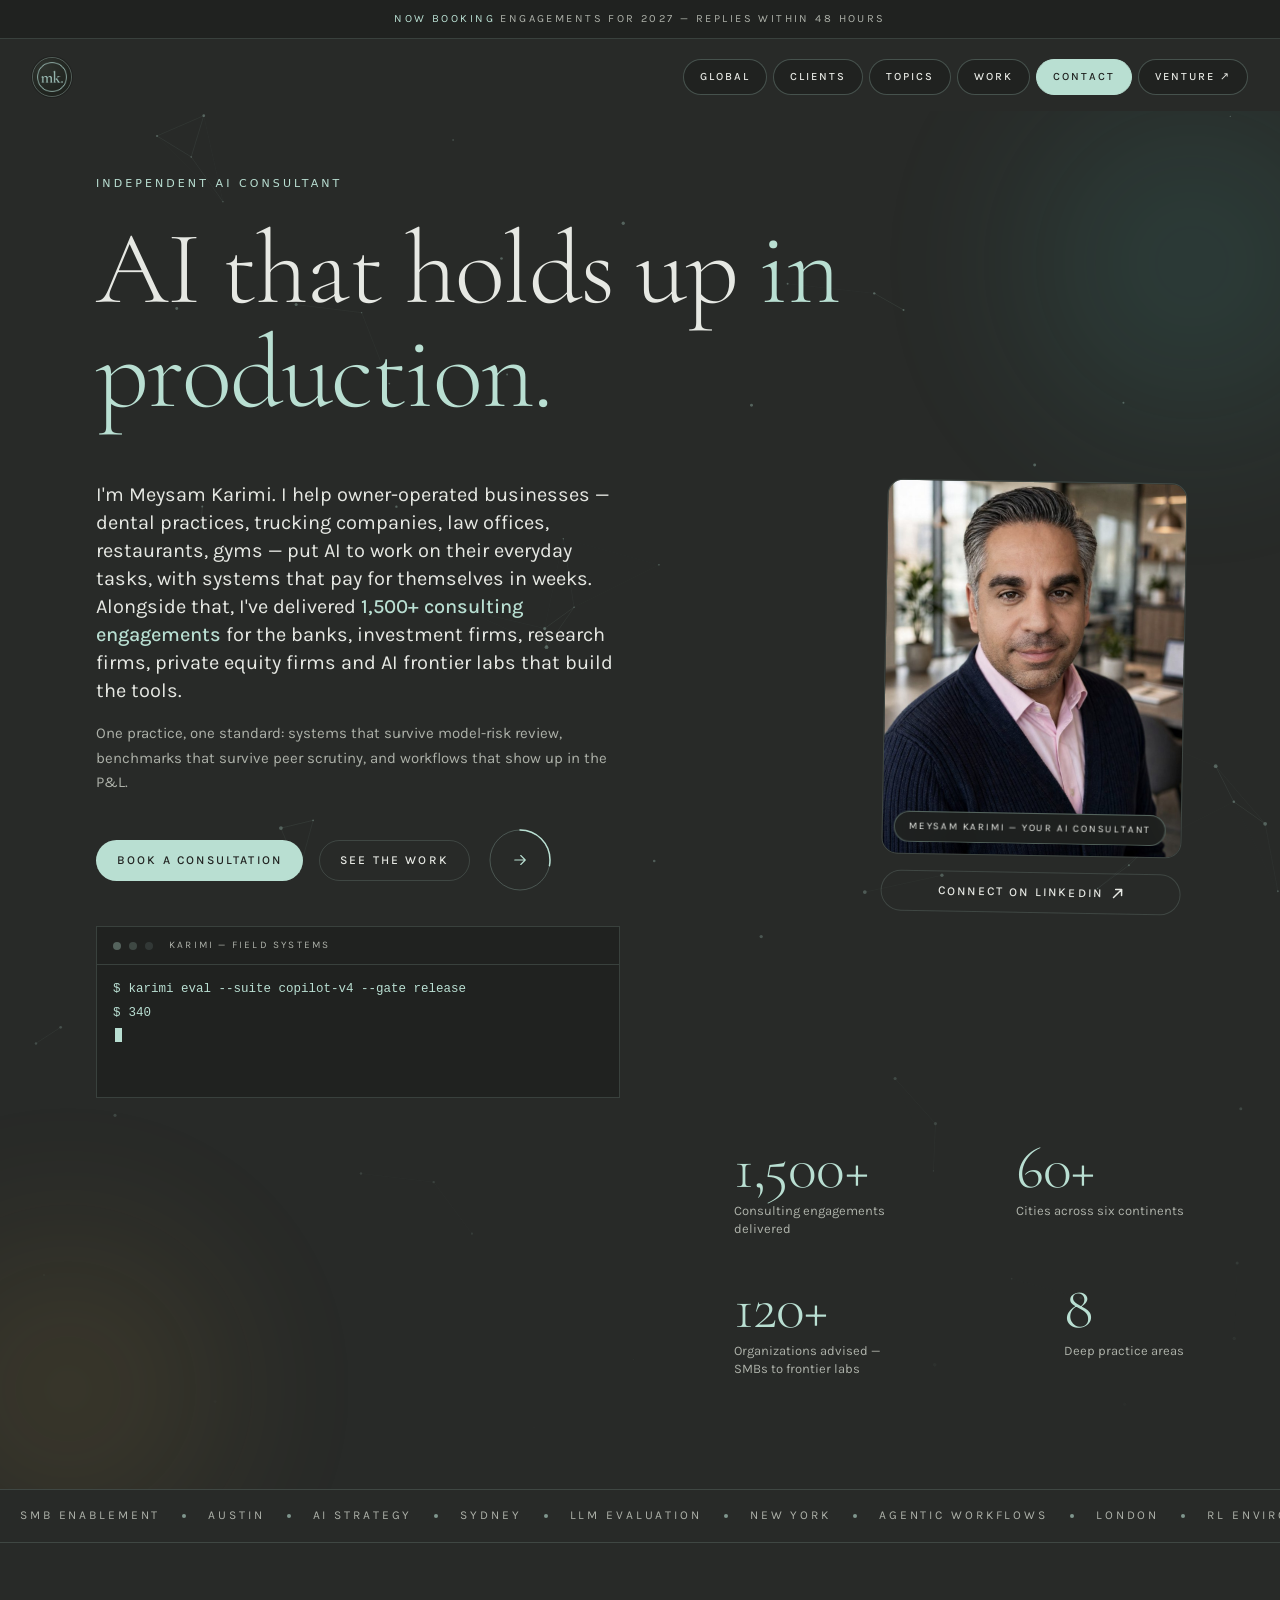
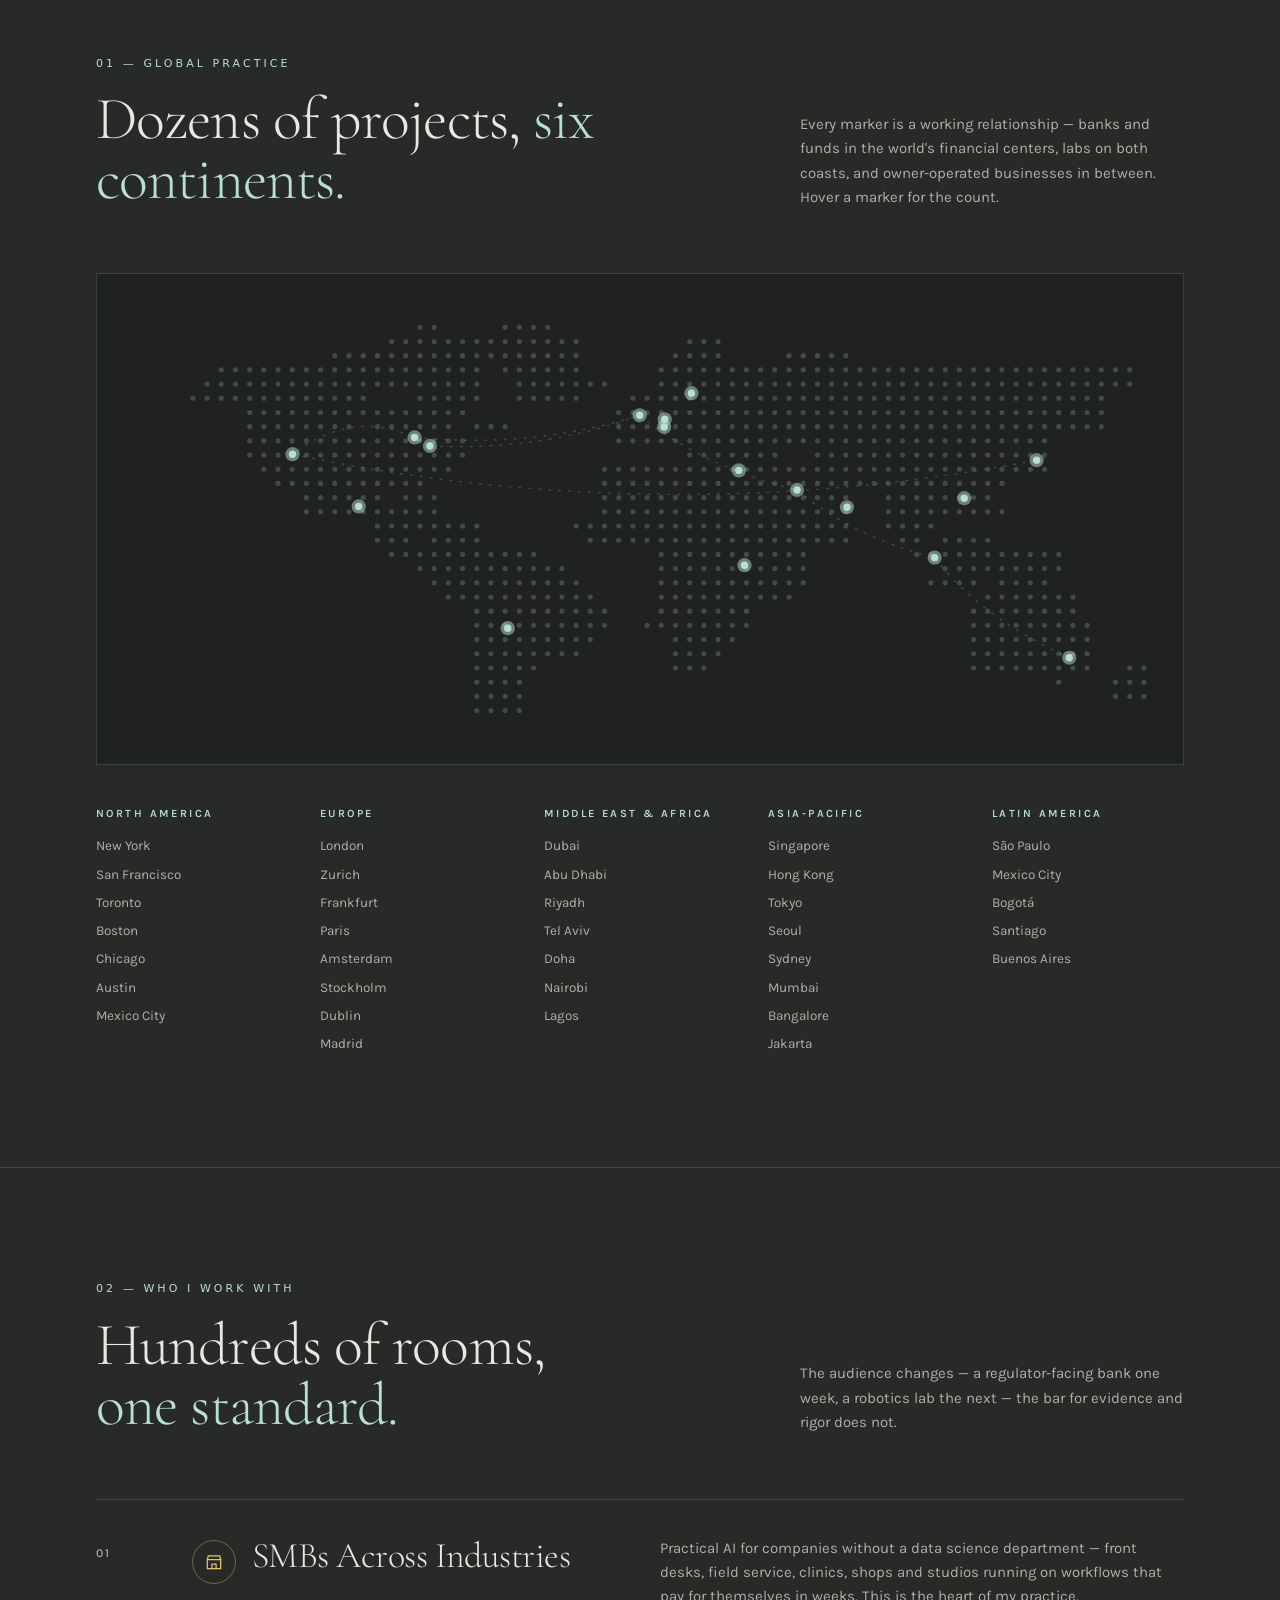
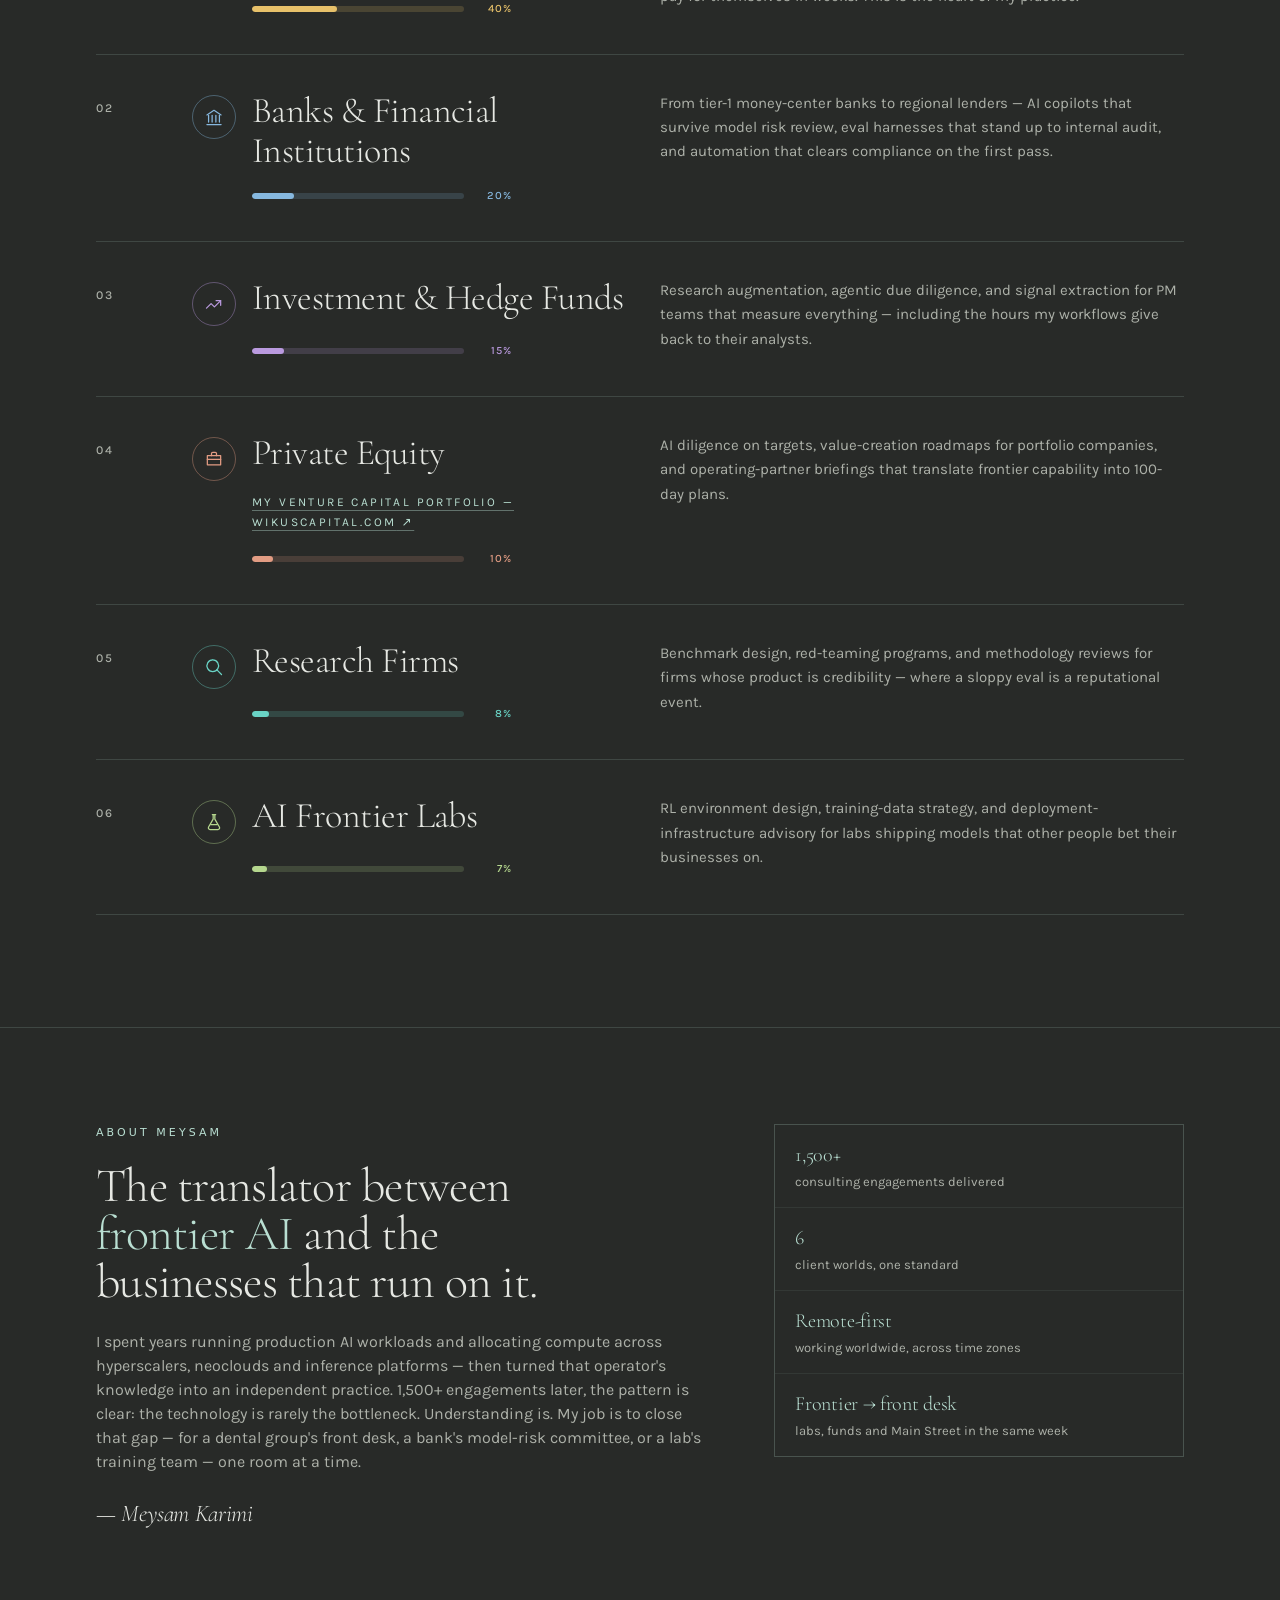
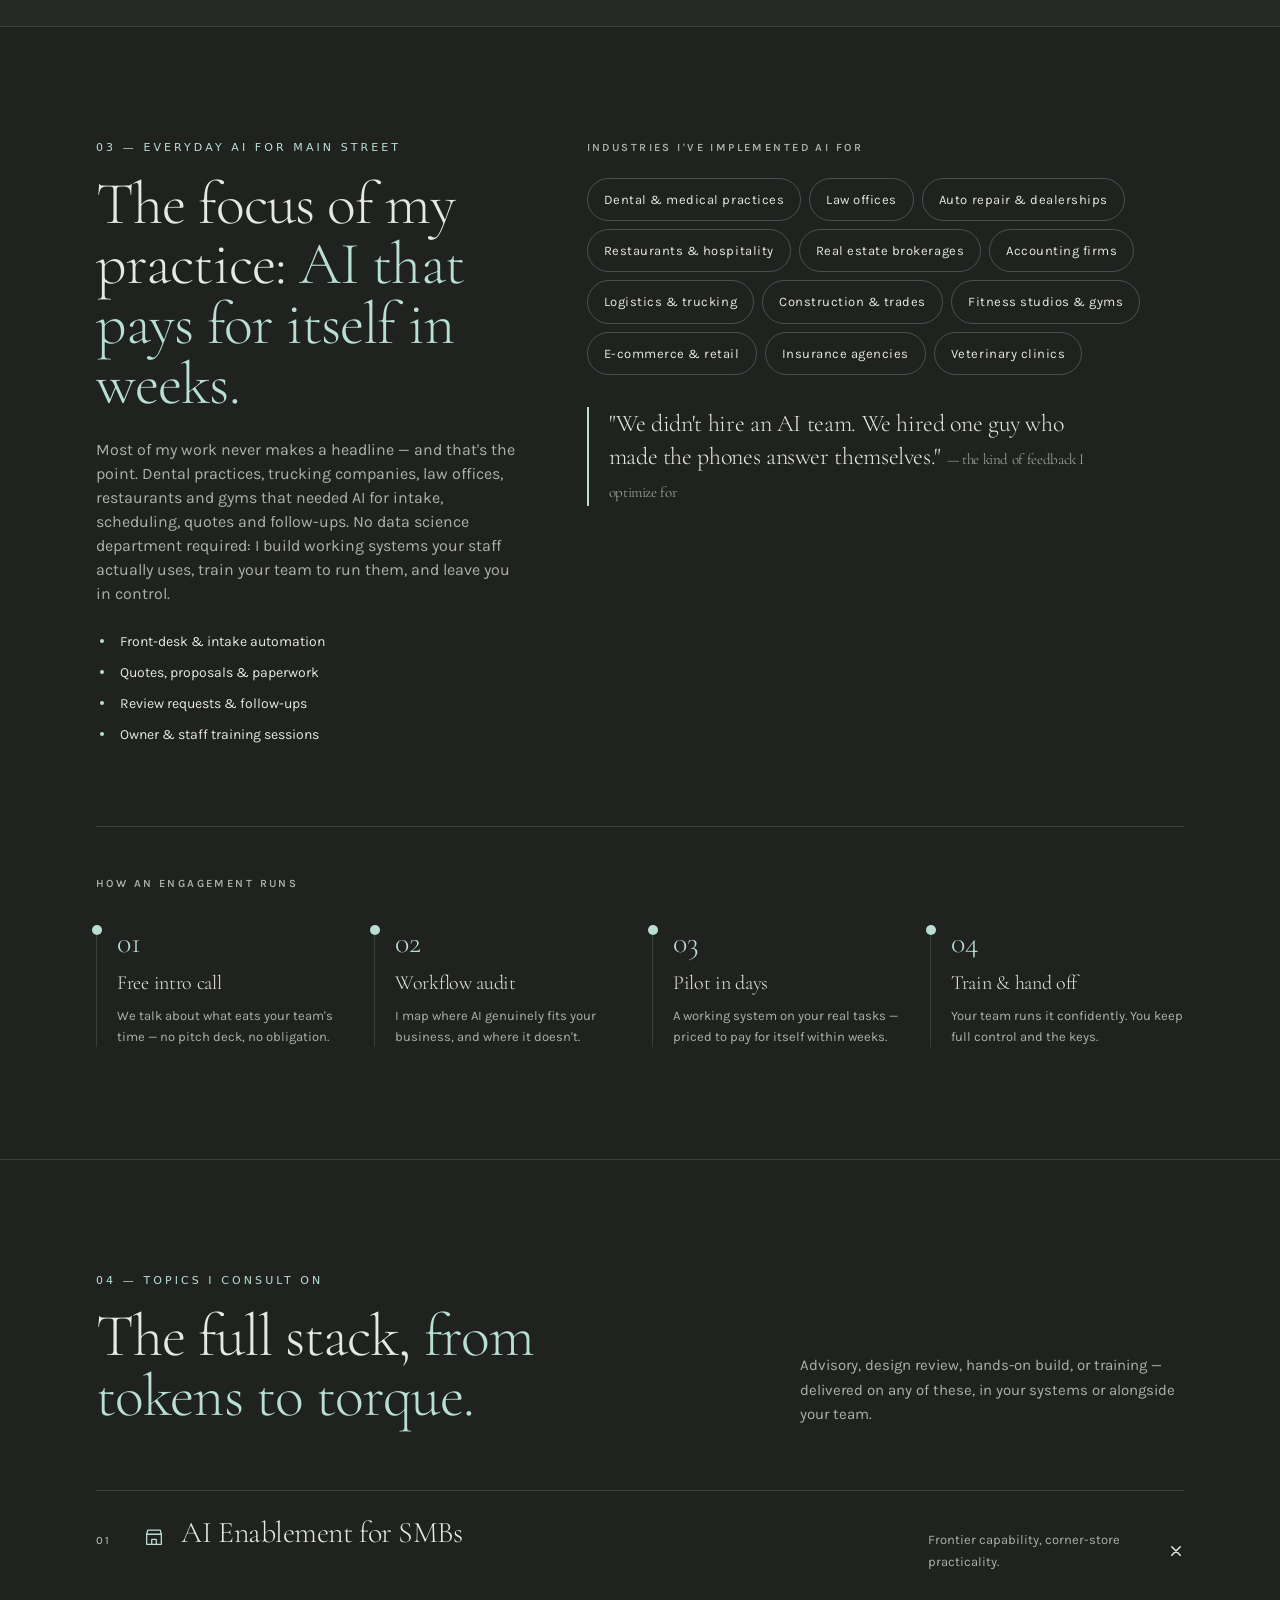
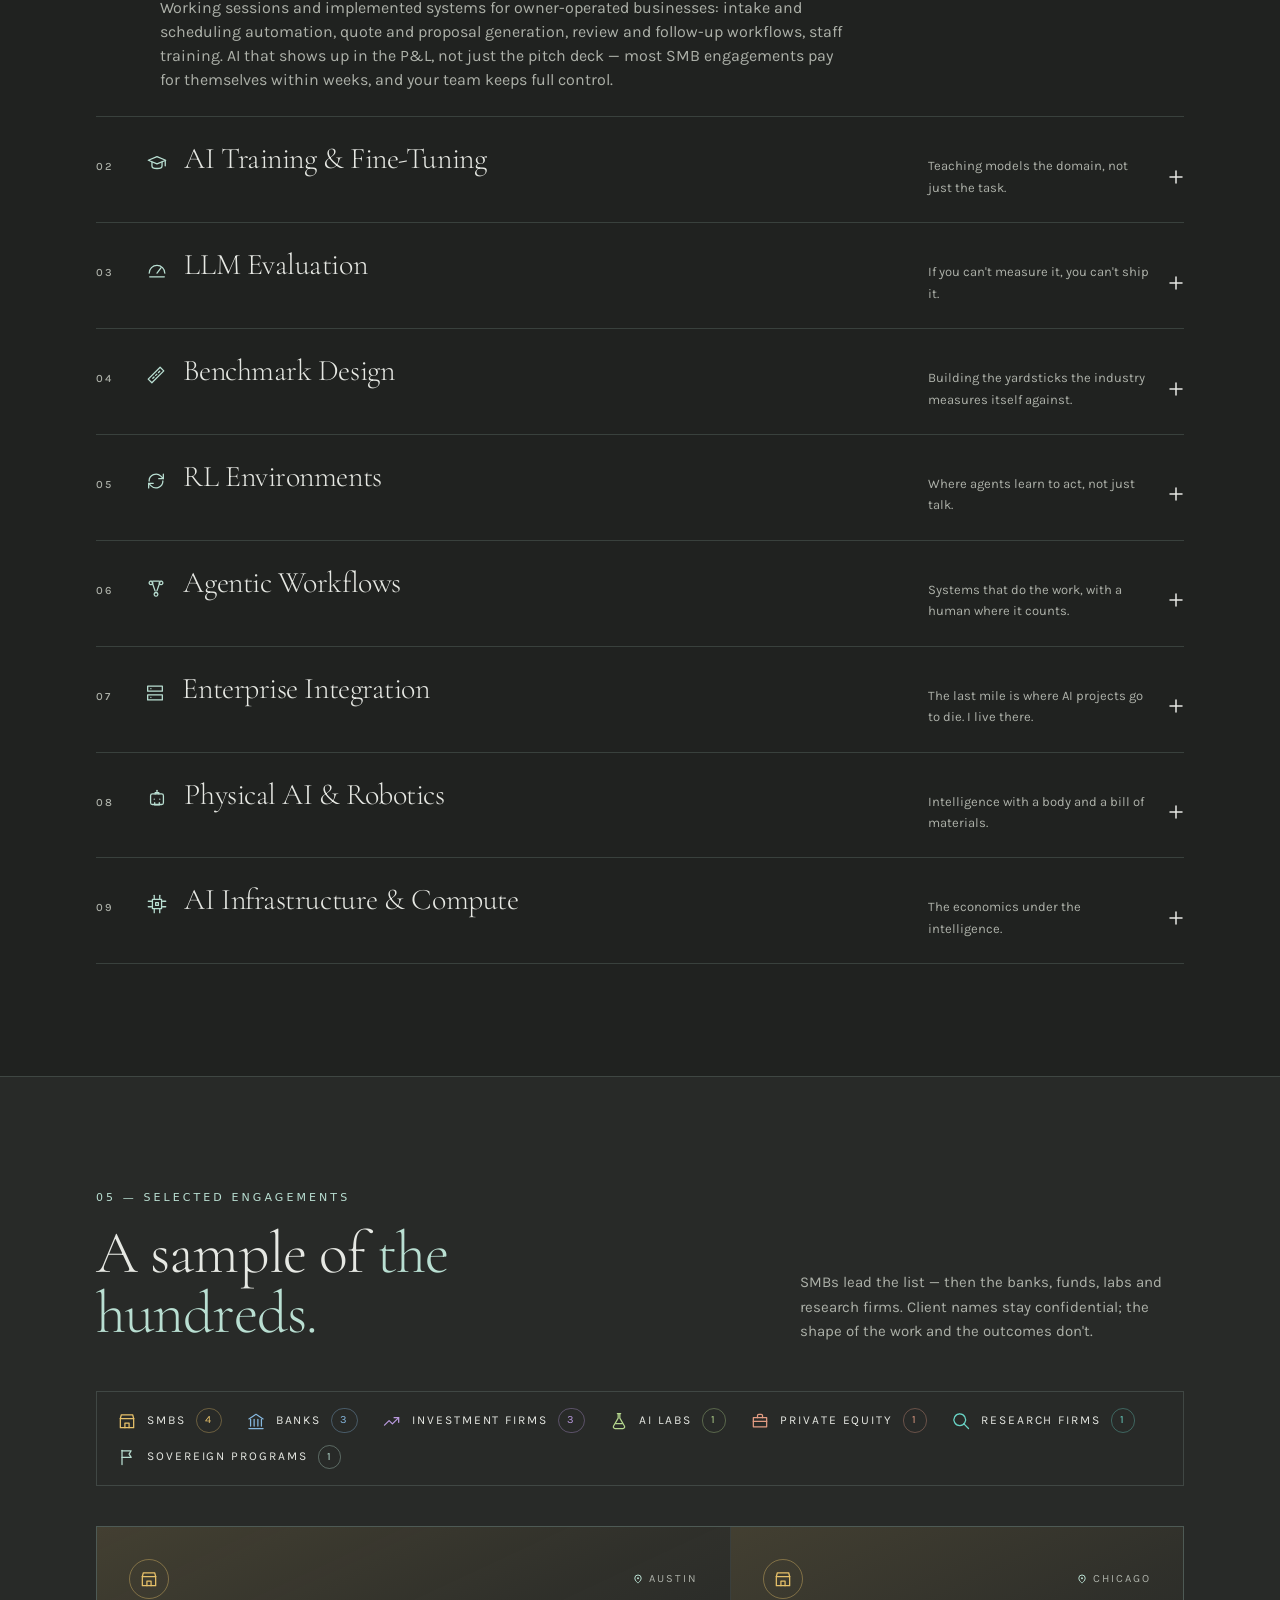
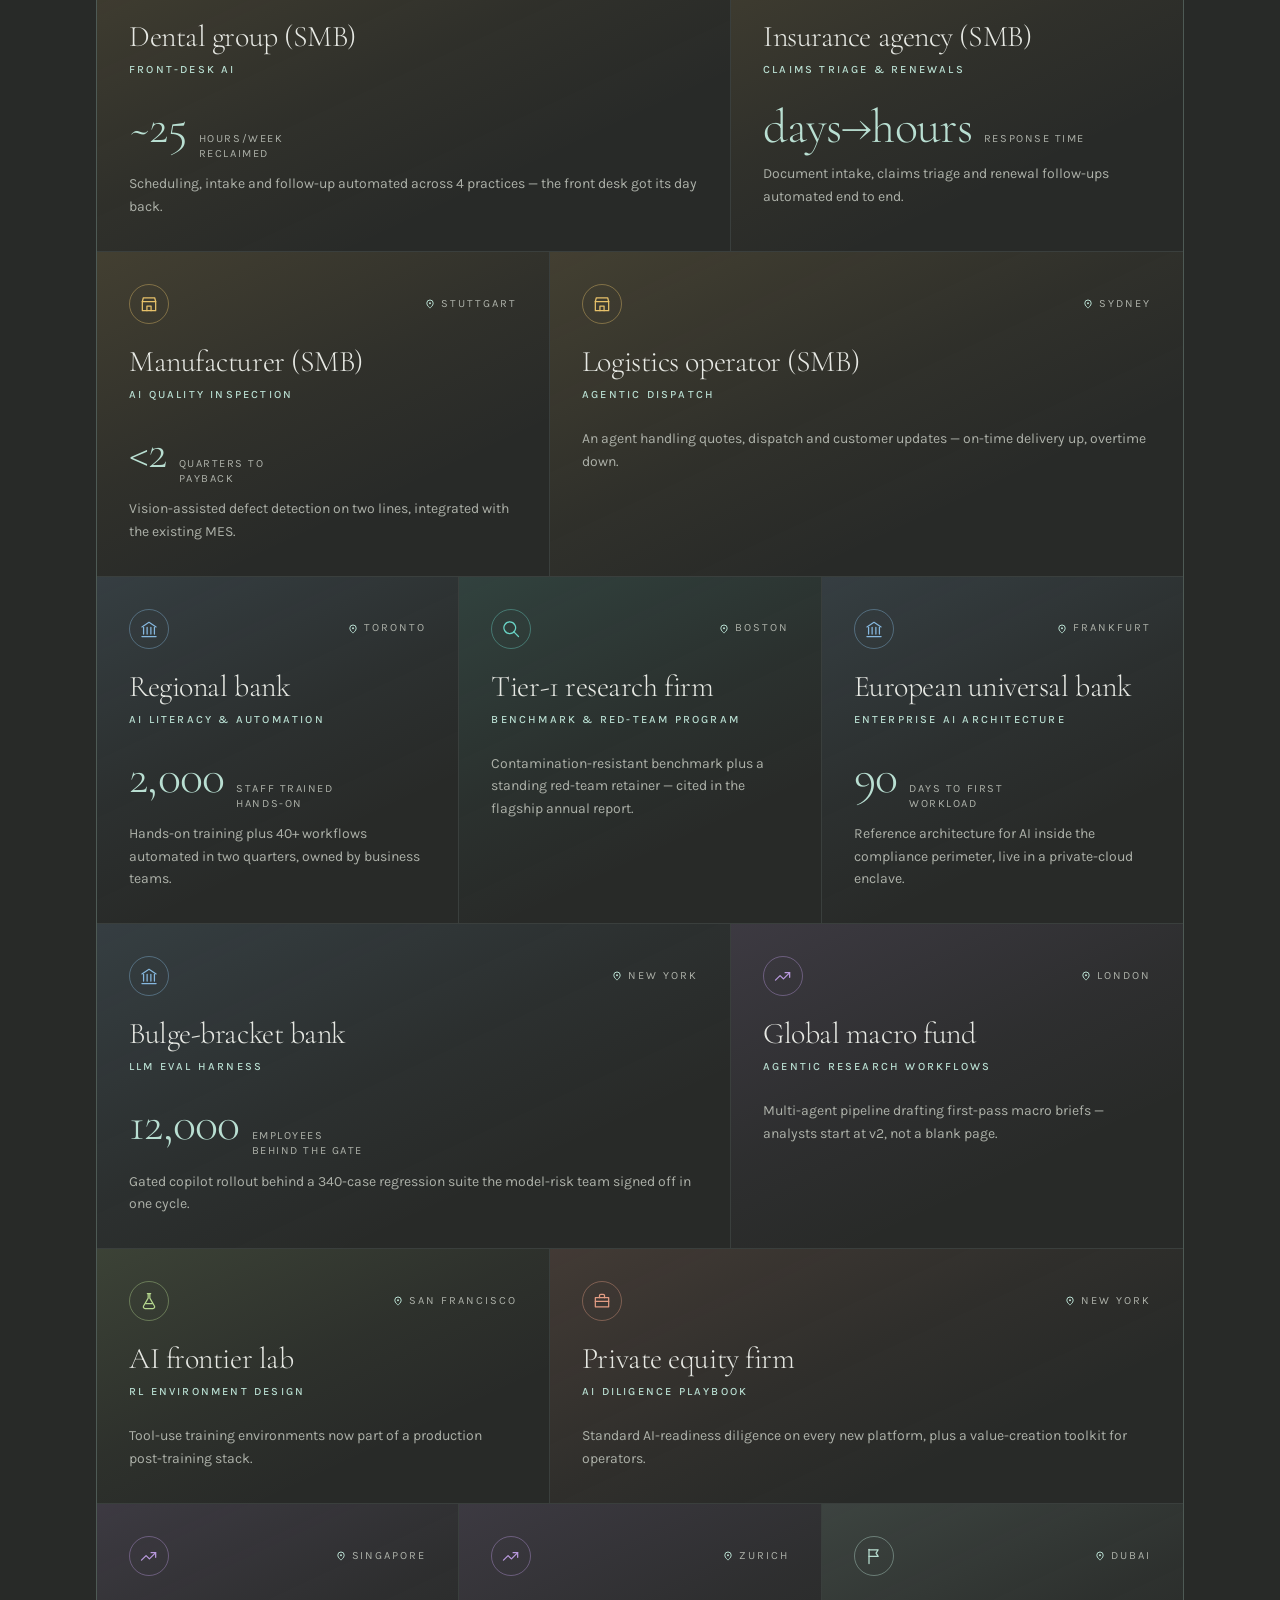
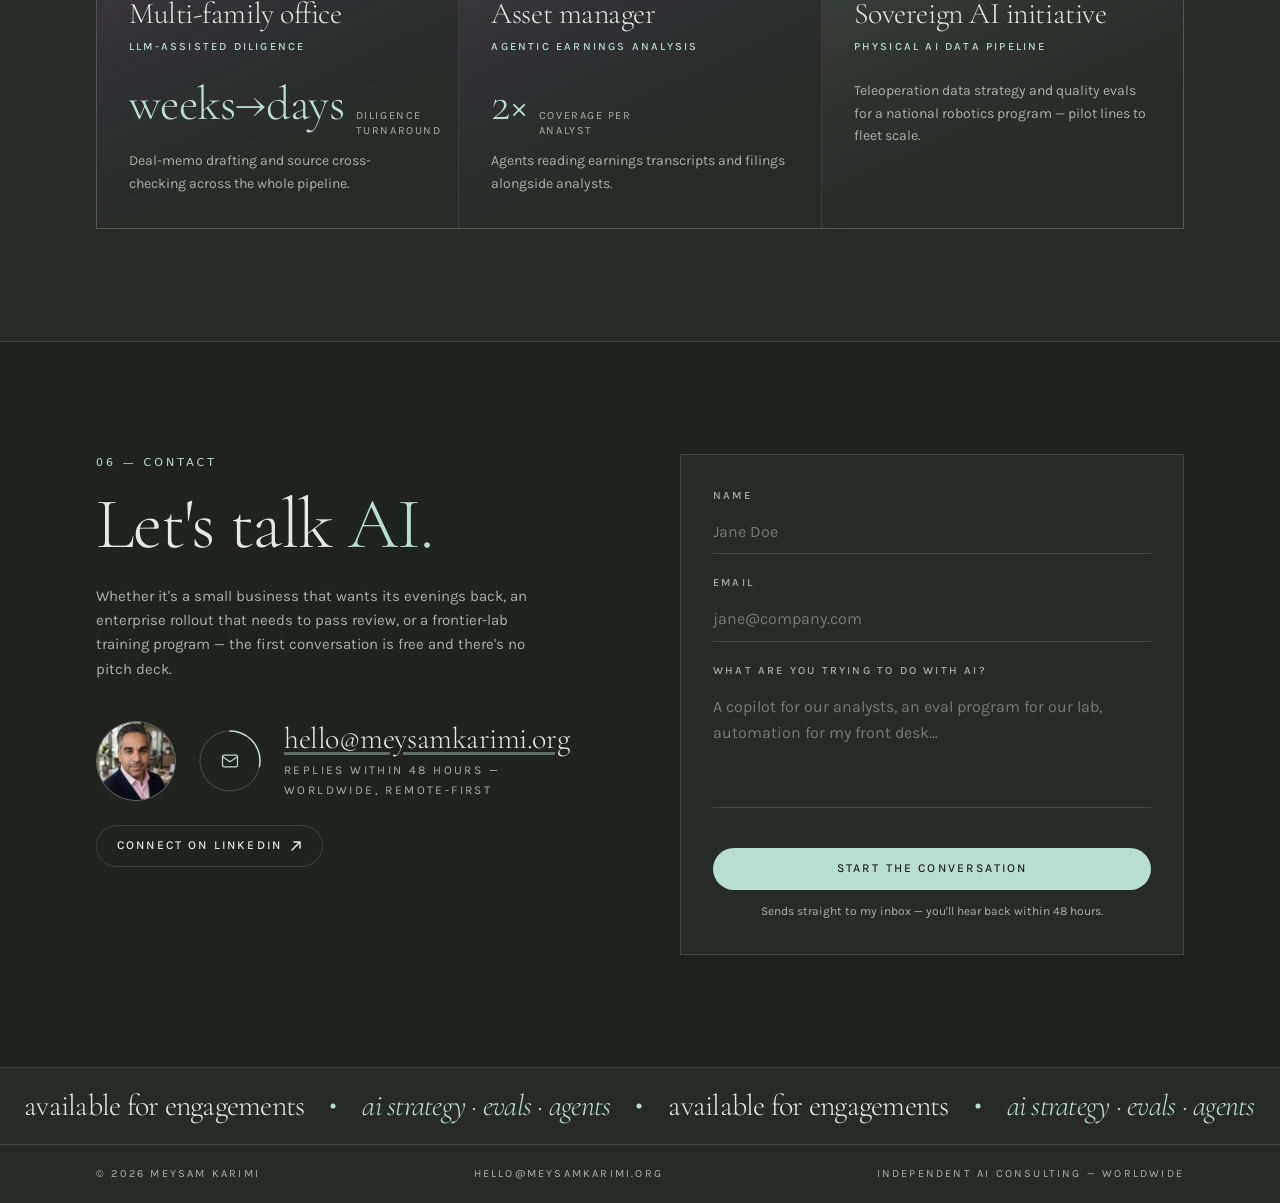
<file: index.html>
<!doctype html>
<html lang="en">
  <head>
    <meta charset="UTF-8" />
    <meta name="viewport" content="width=device-width, initial-scale=1.0" />
    <meta name="description" content="Meysam Karimi — independent AI consultant. 1,500+ engagements with banks, investment firms, research firms, private equity and AI frontier labs, plus AI enablement for SMBs. AI training, LLM evals, benchmarks, RL environments, agentic workflows, enterprise integration, physical AI." />
    <meta name="theme-color" content="#282b29" />
    <link rel="icon" type="image/png" sizes="32x32" href="./favicon-32.png" />
    <link rel="icon" type="image/png" sizes="16x16" href="./favicon-16.png" />
    <link rel="apple-touch-icon" sizes="180x180" href="./apple-touch-icon.png" />
    <link rel="preconnect" href="https://fonts.googleapis.com" />
    <link rel="preconnect" href="https://fonts.gstatic.com" crossorigin />
    <link
      href="https://fonts.googleapis.com/css2?family=Cormorant+Garamond:ital,wght@0,300;0,400;0,500;1,300&family=Karla:ital,wght@0,300;0,400;0,500;0,600;1,400&display=swap"
      rel="stylesheet"
    />
    <title>Meysam Karimi — Independent AI Consultant</title>
    <script type="module" crossorigin src="./assets/index-BysI48nQ.js"></script>
    <link rel="stylesheet" crossorigin href="./assets/index-DseOGRqd.css">
  </head>
  <body>
    <div id="root"></div>
  </body>
</html>
</file>
<file: assets/index-DseOGRqd.css>
*,:before,:after{--tw-border-spacing-x: 0;--tw-border-spacing-y: 0;--tw-translate-x: 0;--tw-translate-y: 0;--tw-rotate: 0;--tw-skew-x: 0;--tw-skew-y: 0;--tw-scale-x: 1;--tw-scale-y: 1;--tw-pan-x: ;--tw-pan-y: ;--tw-pinch-zoom: ;--tw-scroll-snap-strictness: proximity;--tw-gradient-from-position: ;--tw-gradient-via-position: ;--tw-gradient-to-position: ;--tw-ordinal: ;--tw-slashed-zero: ;--tw-numeric-figure: ;--tw-numeric-spacing: ;--tw-numeric-fraction: ;--tw-ring-inset: ;--tw-ring-offset-width: 0px;--tw-ring-offset-color: #fff;--tw-ring-color: rgb(59 130 246 / .5);--tw-ring-offset-shadow: 0 0 #0000;--tw-ring-shadow: 0 0 #0000;--tw-shadow: 0 0 #0000;--tw-shadow-colored: 0 0 #0000;--tw-blur: ;--tw-brightness: ;--tw-contrast: ;--tw-grayscale: ;--tw-hue-rotate: ;--tw-invert: ;--tw-saturate: ;--tw-sepia: ;--tw-drop-shadow: ;--tw-backdrop-blur: ;--tw-backdrop-brightness: ;--tw-backdrop-contrast: ;--tw-backdrop-grayscale: ;--tw-backdrop-hue-rotate: ;--tw-backdrop-invert: ;--tw-backdrop-opacity: ;--tw-backdrop-saturate: ;--tw-backdrop-sepia: ;--tw-contain-size: ;--tw-contain-layout: ;--tw-contain-paint: ;--tw-contain-style: }::backdrop{--tw-border-spacing-x: 0;--tw-border-spacing-y: 0;--tw-translate-x: 0;--tw-translate-y: 0;--tw-rotate: 0;--tw-skew-x: 0;--tw-skew-y: 0;--tw-scale-x: 1;--tw-scale-y: 1;--tw-pan-x: ;--tw-pan-y: ;--tw-pinch-zoom: ;--tw-scroll-snap-strictness: proximity;--tw-gradient-from-position: ;--tw-gradient-via-position: ;--tw-gradient-to-position: ;--tw-ordinal: ;--tw-slashed-zero: ;--tw-numeric-figure: ;--tw-numeric-spacing: ;--tw-numeric-fraction: ;--tw-ring-inset: ;--tw-ring-offset-width: 0px;--tw-ring-offset-color: #fff;--tw-ring-color: rgb(59 130 246 / .5);--tw-ring-offset-shadow: 0 0 #0000;--tw-ring-shadow: 0 0 #0000;--tw-shadow: 0 0 #0000;--tw-shadow-colored: 0 0 #0000;--tw-blur: ;--tw-brightness: ;--tw-contrast: ;--tw-grayscale: ;--tw-hue-rotate: ;--tw-invert: ;--tw-saturate: ;--tw-sepia: ;--tw-drop-shadow: ;--tw-backdrop-blur: ;--tw-backdrop-brightness: ;--tw-backdrop-contrast: ;--tw-backdrop-grayscale: ;--tw-backdrop-hue-rotate: ;--tw-backdrop-invert: ;--tw-backdrop-opacity: ;--tw-backdrop-saturate: ;--tw-backdrop-sepia: ;--tw-contain-size: ;--tw-contain-layout: ;--tw-contain-paint: ;--tw-contain-style: }*,:before,:after{box-sizing:border-box;border-width:0;border-style:solid;border-color:#e5e7eb}:before,:after{--tw-content: ""}html,:host{line-height:1.5;-webkit-text-size-adjust:100%;-moz-tab-size:4;-o-tab-size:4;tab-size:4;font-family:ui-sans-serif,system-ui,sans-serif,"Apple Color Emoji","Segoe UI Emoji",Segoe UI Symbol,"Noto Color Emoji";font-feature-settings:normal;font-variation-settings:normal;-webkit-tap-highlight-color:transparent}body{margin:0;line-height:inherit}hr{height:0;color:inherit;border-top-width:1px}abbr:where([title]){-webkit-text-decoration:underline dotted;text-decoration:underline dotted}h1,h2,h3,h4,h5,h6{font-size:inherit;font-weight:inherit}a{color:inherit;text-decoration:inherit}b,strong{font-weight:bolder}code,kbd,samp,pre{font-family:ui-monospace,SFMono-Regular,Menlo,Monaco,Consolas,Liberation Mono,Courier New,monospace;font-feature-settings:normal;font-variation-settings:normal;font-size:1em}small{font-size:80%}sub,sup{font-size:75%;line-height:0;position:relative;vertical-align:baseline}sub{bottom:-.25em}sup{top:-.5em}table{text-indent:0;border-color:inherit;border-collapse:collapse}button,input,optgroup,select,textarea{font-family:inherit;font-feature-settings:inherit;font-variation-settings:inherit;font-size:100%;font-weight:inherit;line-height:inherit;letter-spacing:inherit;color:inherit;margin:0;padding:0}button,select{text-transform:none}button,input:where([type=button]),input:where([type=reset]),input:where([type=submit]){-webkit-appearance:button;background-color:transparent;background-image:none}:-moz-focusring{outline:auto}:-moz-ui-invalid{box-shadow:none}progress{vertical-align:baseline}::-webkit-inner-spin-button,::-webkit-outer-spin-button{height:auto}[type=search]{-webkit-appearance:textfield;outline-offset:-2px}::-webkit-search-decoration{-webkit-appearance:none}::-webkit-file-upload-button{-webkit-appearance:button;font:inherit}summary{display:list-item}blockquote,dl,dd,h1,h2,h3,h4,h5,h6,hr,figure,p,pre{margin:0}fieldset{margin:0;padding:0}legend{padding:0}ol,ul,menu{list-style:none;margin:0;padding:0}dialog{padding:0}textarea{resize:vertical}input::-moz-placeholder,textarea::-moz-placeholder{opacity:1;color:#9ca3af}input::placeholder,textarea::placeholder{opacity:1;color:#9ca3af}button,[role=button]{cursor:pointer}:disabled{cursor:default}img,svg,video,canvas,audio,iframe,embed,object{display:block;vertical-align:middle}img,video{max-width:100%;height:auto}[hidden]:where(:not([hidden=until-found])){display:none}:root{--olive-900: 135 4% 13%;--olive-800: 120 3% 16%;--olive-700: 110 3% 20%;--olive-600: 100 3% 26%;--mint-300: 160 38% 80%;--mint-400: 160 45% 70%;--amber-300: 42 72% 66%;--steel-300: 206 58% 70%;--violet-300: 268 52% 74%;--copper-300: 16 62% 70%;--teal-300: 172 55% 62%;--lime-300: 88 48% 70%;--paper-100: 90 8% 90%;--paper-300: 90 5% 68%;--background: var(--olive-800);--foreground: var(--paper-100);--card: var(--olive-700);--card-foreground: var(--paper-100);--popover: var(--olive-700);--popover-foreground: var(--paper-100);--primary: var(--mint-300);--primary-foreground: var(--olive-900);--secondary: var(--olive-700);--secondary-foreground: var(--paper-100);--muted: var(--olive-700);--muted-foreground: 90 4% 62%;--accent: var(--mint-300);--accent-foreground: var(--olive-900);--destructive: 4 60% 55%;--destructive-foreground: 0 0% 98%;--border: 120 4% 26%;--input: 120 4% 26%;--ring: var(--mint-300);--radius: .375rem}*{border-color:hsl(var(--border) / .55)}html{scroll-behavior:smooth}body{background-color:hsl(var(--background));color:hsl(var(--foreground));-moz-osx-font-smoothing:grayscale;font-family:Karla,ui-sans-serif,system-ui,-apple-system,sans-serif;font-size:17px;line-height:1.65;-webkit-font-smoothing:antialiased;animation:page-in 1s cubic-bezier(.25,.46,.45,.94) both}::-moz-selection{background:hsl(var(--mint-300));color:hsl(var(--olive-900))}::selection{background:hsl(var(--mint-300));color:hsl(var(--olive-900))}:focus-visible{outline:2px solid hsl(var(--mint-300));outline-offset:3px;border-radius:2px}::-webkit-scrollbar{width:10px}::-webkit-scrollbar-track{background:hsl(var(--olive-900))}::-webkit-scrollbar-thumb{background:hsl(var(--olive-600));border-radius:5px}.font-display{font-family:Cormorant Garamond,Cormorant,Georgia,Times New Roman,serif;font-weight:300;letter-spacing:-.015em}.section-label{font-family:ui-sans-serif,system-ui,sans-serif,"Apple Color Emoji","Segoe UI Emoji",Segoe UI Symbol,"Noto Color Emoji";font-size:11px;font-weight:500;text-transform:uppercase;letter-spacing:.28em;color:hsl(var(--mint-300))}.hairline{border-color:hsl(var(--mint-300) / .16)}.pill-btn{display:inline-flex;cursor:pointer;-webkit-user-select:none;-moz-user-select:none;user-select:none;align-items:center;gap:.5rem;border-radius:9999px;border-width:1px;padding:.625rem 1.25rem;font-size:12px;font-weight:500;text-transform:uppercase;letter-spacing:.18em;transition-property:all;transition-timing-function:cubic-bezier(.4,0,.2,1);transition-duration:.2s;animation-duration:.2s}.marquee-track{display:flex;width:-moz-max-content;width:max-content;animation:marquee 42s linear infinite}.marquee:hover .marquee-track,.marquee:focus-within .marquee-track{animation-play-state:paused}@keyframes marquee{to{transform:translate(-50%)}}.seg-row .seg-marquee{opacity:0;transition:opacity .2s ease-out}.seg-row:hover .seg-marquee,.seg-row:focus-within .seg-marquee{opacity:1}.seg-row .seg-marquee-track{display:flex;width:-moz-max-content;width:max-content;transform:translate(0)}.seg-row:hover .seg-marquee-track,.seg-row:focus-within .seg-marquee-track{animation:marquee 14s linear infinite}.marker-dot{transform-box:fill-box;transform-origin:center;animation:pulse 2.6s ease-out infinite}@keyframes pulse{0%{transform:scale(.6);opacity:.9}70%{transform:scale(2.6);opacity:0}to{transform:scale(2.6);opacity:0}}.marker-label{opacity:0;transition:opacity .2s ease-out;pointer-events:none}.marker-g:hover .marker-label,.marker-g:focus-visible .marker-label{opacity:1}.acc-panel{display:grid;grid-template-rows:0fr;transition:grid-template-rows .3s cubic-bezier(.15,0,.45,1)}.acc-panel[data-open=true]{grid-template-rows:1fr}.acc-inner{overflow:hidden}.arc-circle{transition:stroke-dashoffset .3s ease-out}.arc-btn:hover .arc-circle,.arc-btn:focus-visible .arc-circle{stroke-dashoffset:0}.arc-flow{animation:dash-flow 1.4s linear infinite}@keyframes dash-flow{to{stroke-dashoffset:-14}}.reveal-init{opacity:0;transform:translateY(16px) scale(.985);transition:opacity .6s ease-out,transform .6s cubic-bezier(.15,0,.45,1)}.reveal-init.reveal-in{opacity:1;transform:none}.cursor-block{display:inline-block;width:7px;height:14px;margin-left:2px;vertical-align:-2px;background:hsl(var(--mint-300));animation:blink 1.05s steps(2,start) infinite}@keyframes blink{50%{opacity:0}}.sr-only{position:absolute;width:1px;height:1px;padding:0;margin:-1px;overflow:hidden;clip:rect(0,0,0,0);white-space:nowrap;border-width:0}.pointer-events-none{pointer-events:none}.pointer-events-auto{pointer-events:auto}.visible{visibility:visible}.invisible{visibility:hidden}.static{position:static}.fixed{position:fixed}.absolute{position:absolute}.relative{position:relative}.sticky{position:sticky}.inset-0{inset:0}.inset-x-0{left:0;right:0}.inset-y-0{top:0;bottom:0}.-bottom-12{bottom:-3rem}.-bottom-40{bottom:-10rem}.-left-12{left:-3rem}.-left-48{left:-12rem}.-left-\[5px\]{left:-5px}.-right-12{right:-3rem}.-right-48{right:-12rem}.-top-12{top:-3rem}.-top-32{top:-8rem}.bottom-0{bottom:0}.bottom-3{bottom:.75rem}.left-0{left:0}.left-1\/2{left:50%}.left-2{left:.5rem}.left-3{left:.75rem}.left-\[50\%\]{left:50%}.right-0{right:0}.right-1{right:.25rem}.right-2{right:.5rem}.right-3{right:.75rem}.right-4{right:1rem}.top-0{top:0}.top-1\.5{top:.375rem}.top-1\/2{top:50%}.top-3\.5{top:.875rem}.top-4{top:1rem}.top-\[1px\]{top:1px}.top-\[41px\]{top:41px}.top-\[50\%\]{top:50%}.top-\[60\%\]{top:60%}.top-full{top:100%}.isolate{isolation:isolate}.z-10{z-index:10}.z-20{z-index:20}.z-40{z-index:40}.z-50{z-index:50}.z-\[1\]{z-index:1}.order-1{order:1}.order-2{order:2}.order-3{order:3}.order-first{order:-9999}.order-last{order:9999}.col-start-2{grid-column-start:2}.row-span-2{grid-row:span 2 / span 2}.row-start-1{grid-row-start:1}.\!m-0{margin:0!important}.-mx-1{margin-left:-.25rem;margin-right:-.25rem}.-my-2{margin-top:-.5rem;margin-bottom:-.5rem}.mx-2{margin-left:.5rem;margin-right:.5rem}.mx-3\.5{margin-left:.875rem;margin-right:.875rem}.mx-auto{margin-left:auto;margin-right:auto}.my-0{margin-top:0;margin-bottom:0}.my-0\.5{margin-top:.125rem;margin-bottom:.125rem}.my-1{margin-top:.25rem;margin-bottom:.25rem}.-ml-4{margin-left:-1rem}.-mt-4{margin-top:-1rem}.mb-1\.5{margin-bottom:.375rem}.mb-10{margin-bottom:2.5rem}.mb-12{margin-bottom:3rem}.mb-2{margin-bottom:.5rem}.mb-3{margin-bottom:.75rem}.mb-4{margin-bottom:1rem}.mb-5{margin-bottom:1.25rem}.mb-6{margin-bottom:1.5rem}.mb-8{margin-bottom:2rem}.ml-1{margin-left:.25rem}.ml-2{margin-left:.5rem}.ml-4{margin-left:1rem}.ml-auto{margin-left:auto}.mr-2{margin-right:.5rem}.mt-1{margin-top:.25rem}.mt-1\.5{margin-top:.375rem}.mt-10{margin-top:2.5rem}.mt-16{margin-top:4rem}.mt-2{margin-top:.5rem}.mt-3{margin-top:.75rem}.mt-4{margin-top:1rem}.mt-6{margin-top:1.5rem}.mt-8{margin-top:2rem}.mt-auto{margin-top:auto}.line-clamp-1{overflow:hidden;display:-webkit-box;-webkit-box-orient:vertical;-webkit-line-clamp:1}.line-clamp-2{overflow:hidden;display:-webkit-box;-webkit-box-orient:vertical;-webkit-line-clamp:2}.block{display:block}.inline-block{display:inline-block}.flex{display:flex}.inline-flex{display:inline-flex}.table{display:table}.table-caption{display:table-caption}.table-cell{display:table-cell}.table-row{display:table-row}.grid{display:grid}.hidden{display:none}.aspect-\[4\/5\]{aspect-ratio:4/5}.aspect-square{aspect-ratio:1 / 1}.aspect-video{aspect-ratio:16 / 9}.size-10{width:2.5rem;height:2.5rem}.size-2{width:.5rem;height:.5rem}.size-2\.5{width:.625rem;height:.625rem}.size-3{width:.75rem;height:.75rem}.size-3\.5{width:.875rem;height:.875rem}.size-4{width:1rem;height:1rem}.size-6{width:1.5rem;height:1.5rem}.size-7{width:1.75rem;height:1.75rem}.size-8{width:2rem;height:2rem}.size-9{width:2.25rem;height:2.25rem}.size-auto{width:auto;height:auto}.size-full{width:100%;height:100%}.h-1\.5{height:.375rem}.h-10{height:2.5rem}.h-11{height:2.75rem}.h-12{height:3rem}.h-16{height:4rem}.h-2{height:.5rem}.h-2\.5{height:.625rem}.h-4{height:1rem}.h-5{height:1.25rem}.h-6{height:1.5rem}.h-7{height:1.75rem}.h-8{height:2rem}.h-9{height:2.25rem}.h-\[1\.15rem\]{height:1.15rem}.h-\[132px\]{height:132px}.h-\[2px\]{height:2px}.h-\[520px\]{height:520px}.h-\[560px\]{height:560px}.h-\[calc\(100\%-1px\)\]{height:calc(100% - 1px)}.h-\[var\(--radix-navigation-menu-viewport-height\)\]{height:var(--radix-navigation-menu-viewport-height)}.h-\[var\(--radix-select-trigger-height\)\]{height:var(--radix-select-trigger-height)}.h-auto{height:auto}.h-full{height:100%}.h-px{height:1px}.h-svh{height:100svh}.max-h-\[300px\]{max-height:300px}.min-h-0{min-height:0px}.min-h-16{min-height:4rem}.min-h-4{min-height:1rem}.min-h-\[320px\]{min-height:320px}.min-h-screen{min-height:100vh}.min-h-svh{min-height:100svh}.w-0{width:0px}.w-1{width:.25rem}.w-10{width:2.5rem}.w-11{width:2.75rem}.w-16{width:4rem}.w-2{width:.5rem}.w-2\.5{width:.625rem}.w-3{width:.75rem}.w-3\/4{width:75%}.w-4{width:1rem}.w-5{width:1.25rem}.w-64{width:16rem}.w-72{width:18rem}.w-8{width:2rem}.w-9{width:2.25rem}.w-\[100px\]{width:100px}.w-\[520px\]{width:520px}.w-\[560px\]{width:560px}.w-auto{width:auto}.w-fit{width:-moz-fit-content;width:fit-content}.w-full{width:100%}.w-max{width:-moz-max-content;width:max-content}.w-px{width:1px}.min-w-0{min-width:0px}.min-w-10{min-width:2.5rem}.min-w-5{min-width:1.25rem}.min-w-8{min-width:2rem}.min-w-9{min-width:2.25rem}.min-w-\[12rem\]{min-width:12rem}.min-w-\[8rem\]{min-width:8rem}.min-w-\[var\(--radix-select-trigger-width\)\]{min-width:var(--radix-select-trigger-width)}.max-w-2xl{max-width:42rem}.max-w-3xl{max-width:48rem}.max-w-6xl{max-width:72rem}.max-w-\[16ch\]{max-width:16ch}.max-w-\[18ch\]{max-width:18ch}.max-w-\[20ch\]{max-width:20ch}.max-w-\[22ch\]{max-width:22ch}.max-w-\[260px\]{max-width:260px}.max-w-\[28ch\]{max-width:28ch}.max-w-\[calc\(100\%-2rem\)\]{max-width:calc(100% - 2rem)}.max-w-lg{max-width:32rem}.max-w-max{max-width:-moz-max-content;max-width:max-content}.max-w-md{max-width:28rem}.max-w-sm{max-width:24rem}.max-w-xl{max-width:36rem}.max-w-xs{max-width:20rem}.flex-1{flex:1 1 0%}.shrink-0{flex-shrink:0}.grow{flex-grow:1}.grow-0{flex-grow:0}.basis-48{flex-basis:12rem}.basis-full{flex-basis:100%}.caption-bottom{caption-side:bottom}.border-collapse{border-collapse:collapse}.origin-left{transform-origin:left}.-translate-x-1\/2{--tw-translate-x: -50%;transform:translate(var(--tw-translate-x),var(--tw-translate-y)) rotate(var(--tw-rotate)) skew(var(--tw-skew-x)) skewY(var(--tw-skew-y)) scaleX(var(--tw-scale-x)) scaleY(var(--tw-scale-y))}.-translate-x-px{--tw-translate-x: -1px;transform:translate(var(--tw-translate-x),var(--tw-translate-y)) rotate(var(--tw-rotate)) skew(var(--tw-skew-x)) skewY(var(--tw-skew-y)) scaleX(var(--tw-scale-x)) scaleY(var(--tw-scale-y))}.-translate-y-1\/2{--tw-translate-y: -50%;transform:translate(var(--tw-translate-x),var(--tw-translate-y)) rotate(var(--tw-rotate)) skew(var(--tw-skew-x)) skewY(var(--tw-skew-y)) scaleX(var(--tw-scale-x)) scaleY(var(--tw-scale-y))}.translate-x-\[-50\%\]{--tw-translate-x: -50%;transform:translate(var(--tw-translate-x),var(--tw-translate-y)) rotate(var(--tw-rotate)) skew(var(--tw-skew-x)) skewY(var(--tw-skew-y)) scaleX(var(--tw-scale-x)) scaleY(var(--tw-scale-y))}.translate-x-px{--tw-translate-x: 1px;transform:translate(var(--tw-translate-x),var(--tw-translate-y)) rotate(var(--tw-rotate)) skew(var(--tw-skew-x)) skewY(var(--tw-skew-y)) scaleX(var(--tw-scale-x)) scaleY(var(--tw-scale-y))}.translate-y-0\.5{--tw-translate-y: .125rem;transform:translate(var(--tw-translate-x),var(--tw-translate-y)) rotate(var(--tw-rotate)) skew(var(--tw-skew-x)) skewY(var(--tw-skew-y)) scaleX(var(--tw-scale-x)) scaleY(var(--tw-scale-y))}.translate-y-1{--tw-translate-y: .25rem;transform:translate(var(--tw-translate-x),var(--tw-translate-y)) rotate(var(--tw-rotate)) skew(var(--tw-skew-x)) skewY(var(--tw-skew-y)) scaleX(var(--tw-scale-x)) scaleY(var(--tw-scale-y))}.translate-y-\[-50\%\]{--tw-translate-y: -50%;transform:translate(var(--tw-translate-x),var(--tw-translate-y)) rotate(var(--tw-rotate)) skew(var(--tw-skew-x)) skewY(var(--tw-skew-y)) scaleX(var(--tw-scale-x)) scaleY(var(--tw-scale-y))}.translate-y-\[calc\(-50\%_-_2px\)\]{--tw-translate-y: calc(-50% - 2px) ;transform:translate(var(--tw-translate-x),var(--tw-translate-y)) rotate(var(--tw-rotate)) skew(var(--tw-skew-x)) skewY(var(--tw-skew-y)) scaleX(var(--tw-scale-x)) scaleY(var(--tw-scale-y))}.-rotate-90{--tw-rotate: -90deg;transform:translate(var(--tw-translate-x),var(--tw-translate-y)) rotate(var(--tw-rotate)) skew(var(--tw-skew-x)) skewY(var(--tw-skew-y)) scaleX(var(--tw-scale-x)) scaleY(var(--tw-scale-y))}.rotate-1{--tw-rotate: 1deg;transform:translate(var(--tw-translate-x),var(--tw-translate-y)) rotate(var(--tw-rotate)) skew(var(--tw-skew-x)) skewY(var(--tw-skew-y)) scaleX(var(--tw-scale-x)) scaleY(var(--tw-scale-y))}.rotate-45{--tw-rotate: 45deg;transform:translate(var(--tw-translate-x),var(--tw-translate-y)) rotate(var(--tw-rotate)) skew(var(--tw-skew-x)) skewY(var(--tw-skew-y)) scaleX(var(--tw-scale-x)) scaleY(var(--tw-scale-y))}.rotate-90{--tw-rotate: 90deg;transform:translate(var(--tw-translate-x),var(--tw-translate-y)) rotate(var(--tw-rotate)) skew(var(--tw-skew-x)) skewY(var(--tw-skew-y)) scaleX(var(--tw-scale-x)) scaleY(var(--tw-scale-y))}.scale-x-0{--tw-scale-x: 0;transform:translate(var(--tw-translate-x),var(--tw-translate-y)) rotate(var(--tw-rotate)) skew(var(--tw-skew-x)) skewY(var(--tw-skew-y)) scaleX(var(--tw-scale-x)) scaleY(var(--tw-scale-y))}.transform{transform:translate(var(--tw-translate-x),var(--tw-translate-y)) rotate(var(--tw-rotate)) skew(var(--tw-skew-x)) skewY(var(--tw-skew-y)) scaleX(var(--tw-scale-x)) scaleY(var(--tw-scale-y))}@keyframes caret-blink{0%,70%,to{opacity:1}20%,50%{opacity:0}}.animate-caret-blink{animation:caret-blink 1.25s ease-out infinite}@keyframes pulse{50%{opacity:.5}}.animate-pulse{animation:pulse 2s cubic-bezier(.4,0,.6,1) infinite}@keyframes spin{to{transform:rotate(360deg)}}.animate-spin{animation:spin 1s linear infinite}.cursor-default{cursor:default}.cursor-pointer{cursor:pointer}.cursor-text{cursor:text}.touch-none{touch-action:none}.select-none{-webkit-user-select:none;-moz-user-select:none;user-select:none}.resize-none{resize:none}.resize{resize:both}.scroll-my-1{scroll-margin-top:.25rem;scroll-margin-bottom:.25rem}.scroll-mt-24{scroll-margin-top:6rem}.scroll-py-1{scroll-padding-top:.25rem;scroll-padding-bottom:.25rem}.list-disc{list-style-type:disc}.list-none{list-style-type:none}.auto-rows-min{grid-auto-rows:min-content}.grid-cols-2{grid-template-columns:repeat(2,minmax(0,1fr))}.grid-cols-\[0_1fr\]{grid-template-columns:0 1fr}.grid-rows-\[auto_auto\]{grid-template-rows:auto auto}.flex-row{flex-direction:row}.flex-col{flex-direction:column}.flex-col-reverse{flex-direction:column-reverse}.flex-wrap{flex-wrap:wrap}.place-content-center{place-content:center}.content-start{align-content:flex-start}.items-start{align-items:flex-start}.items-end{align-items:flex-end}.items-center{align-items:center}.items-baseline{align-items:baseline}.items-stretch{align-items:stretch}.justify-start{justify-content:flex-start}.justify-center{justify-content:center}.justify-between{justify-content:space-between}.justify-items-start{justify-items:start}.gap-0\.5{gap:.125rem}.gap-1{gap:.25rem}.gap-1\.5{gap:.375rem}.gap-10{gap:2.5rem}.gap-14{gap:3.5rem}.gap-2{gap:.5rem}.gap-2\.5{gap:.625rem}.gap-3{gap:.75rem}.gap-4{gap:1rem}.gap-6{gap:1.5rem}.gap-7{gap:1.75rem}.gap-8{gap:2rem}.gap-\[--spacing\(var\(--gap\)\)\]{gap:var(--spacing(var(--gap)))}.gap-px{gap:1px}.gap-x-4{-moz-column-gap:1rem;column-gap:1rem}.gap-x-5{-moz-column-gap:1.25rem;column-gap:1.25rem}.gap-x-6{-moz-column-gap:1.5rem;column-gap:1.5rem}.gap-x-8{-moz-column-gap:2rem;column-gap:2rem}.gap-y-0\.5{row-gap:.125rem}.gap-y-1\.5{row-gap:.375rem}.gap-y-10{row-gap:2.5rem}.gap-y-3{row-gap:.75rem}.gap-y-4{row-gap:1rem}.gap-y-8{row-gap:2rem}.space-y-2>:not([hidden])~:not([hidden]){--tw-space-y-reverse: 0;margin-top:calc(.5rem * calc(1 - var(--tw-space-y-reverse)));margin-bottom:calc(.5rem * var(--tw-space-y-reverse))}.space-y-5>:not([hidden])~:not([hidden]){--tw-space-y-reverse: 0;margin-top:calc(1.25rem * calc(1 - var(--tw-space-y-reverse)));margin-bottom:calc(1.25rem * var(--tw-space-y-reverse))}.self-start{align-self:flex-start}.self-stretch{align-self:stretch}.justify-self-end{justify-self:end}.overflow-auto{overflow:auto}.overflow-hidden{overflow:hidden}.overflow-x-auto{overflow-x:auto}.overflow-y-auto{overflow-y:auto}.overflow-x-hidden{overflow-x:hidden}.whitespace-nowrap{white-space:nowrap}.text-balance{text-wrap:balance}.break-words{overflow-wrap:break-word}.break-all{word-break:break-all}.rounded-2xl{border-radius:1rem}.rounded-\[2px\]{border-radius:2px}.rounded-\[4px\]{border-radius:4px}.rounded-\[calc\(var\(--radius\)-5px\)\]{border-radius:calc(var(--radius) - 5px)}.rounded-\[inherit\]{border-radius:inherit}.rounded-full{border-radius:9999px}.rounded-lg{border-radius:var(--radius)}.rounded-md{border-radius:calc(var(--radius) - 2px)}.rounded-none{border-radius:0}.rounded-sm{border-radius:calc(var(--radius) - 4px)}.rounded-xl{border-radius:calc(var(--radius) + 4px)}.rounded-xs{border-radius:calc(var(--radius) - 6px)}.rounded-l-md{border-top-left-radius:calc(var(--radius) - 2px);border-bottom-left-radius:calc(var(--radius) - 2px)}.rounded-r-md{border-top-right-radius:calc(var(--radius) - 2px);border-bottom-right-radius:calc(var(--radius) - 2px)}.rounded-tl-sm{border-top-left-radius:calc(var(--radius) - 4px)}.border{border-width:1px}.border-0{border-width:0px}.border-\[1\.5px\]{border-width:1.5px}.border-y{border-top-width:1px;border-bottom-width:1px}.border-b{border-bottom-width:1px}.border-l{border-left-width:1px}.border-l-2{border-left-width:2px}.border-r{border-right-width:1px}.border-t{border-top-width:1px}.border-dashed{border-style:dashed}.border-\[hsl\(var\(--mint-300\)\)\]{border-color:hsl(var(--mint-300))}.border-\[hsl\(var\(--mint-300\)\/0\.25\)\]{border-color:hsl(var(--mint-300)/.25)}.border-\[hsl\(var\(--mint-300\)\/0\.3\)\]{border-color:hsl(var(--mint-300)/.3)}.border-\[hsl\(var\(--mint-300\)\/0\.35\)\]{border-color:hsl(var(--mint-300)/.35)}.border-\[hsl\(var\(--mint-300\)\/0\.4\)\]{border-color:hsl(var(--mint-300)/.4)}.border-border{border-color:hsl(var(--border))}.border-border\/50{border-color:hsl(var(--border) / .5)}.border-input{border-color:hsl(var(--input))}.border-primary{border-color:hsl(var(--primary))}.border-sidebar-border{border-color:hsl(var(--sidebar-border))}.border-transparent{border-color:transparent}.border-l-transparent{border-left-color:transparent}.border-t-transparent{border-top-color:transparent}.bg-\[hsl\(var\(--mint-300\)\)\]{background-color:hsl(var(--mint-300))}.bg-\[hsl\(var\(--mint-300\)\/0\.08\)\]{background-color:hsl(var(--mint-300)/.08)}.bg-\[hsl\(var\(--mint-300\)\/0\.12\)\]{background-color:hsl(var(--mint-300)/.12)}.bg-\[hsl\(var\(--mint-300\)\/0\.2\)\]{background-color:hsl(var(--mint-300)/.2)}.bg-\[hsl\(var\(--mint-300\)\/0\.35\)\]{background-color:hsl(var(--mint-300)/.35)}.bg-\[hsl\(var\(--olive-800\)\)\]{background-color:hsl(var(--olive-800))}.bg-\[hsl\(var\(--olive-900\)\)\]{background-color:hsl(var(--olive-900))}.bg-\[hsl\(var\(--olive-900\)\/0\.9\)\]{background-color:hsl(var(--olive-900)/.9)}.bg-accent{background-color:hsl(var(--accent))}.bg-background{background-color:hsl(var(--background))}.bg-black\/50{background-color:#00000080}.bg-border{background-color:hsl(var(--border))}.bg-card{background-color:hsl(var(--card))}.bg-destructive{--tw-bg-opacity: 1;background-color:hsl(var(--destructive) / var(--tw-bg-opacity, 1))}.bg-foreground{background-color:hsl(var(--foreground))}.bg-input{background-color:hsl(var(--input))}.bg-muted{background-color:hsl(var(--muted))}.bg-muted\/50{background-color:hsl(var(--muted) / .5)}.bg-popover{background-color:hsl(var(--popover))}.bg-primary{background-color:hsl(var(--primary))}.bg-primary\/20{background-color:hsl(var(--primary) / .2)}.bg-secondary{background-color:hsl(var(--secondary))}.bg-sidebar{background-color:hsl(var(--sidebar-background))}.bg-sidebar-border{background-color:hsl(var(--sidebar-border))}.bg-transparent{background-color:transparent}.bg-white{--tw-bg-opacity: 1;background-color:rgb(255 255 255 / var(--tw-bg-opacity, 1))}.fill-\[hsl\(var\(--mint-300\)\)\]{fill:hsl(var(--mint-300))}.fill-\[hsl\(var\(--paper-100\)\)\]{fill:hsl(var(--paper-100))}.fill-current{fill:currentColor}.fill-foreground{fill:hsl(var(--foreground))}.fill-primary{fill:hsl(var(--primary))}.object-cover{-o-object-fit:cover;object-fit:cover}.object-top{-o-object-position:top;object-position:top}.p-0{padding:0}.p-1{padding:.25rem}.p-2{padding:.5rem}.p-3{padding:.75rem}.p-4{padding:1rem}.p-6{padding:1.5rem}.p-\[3px\]{padding:3px}.p-px{padding:1px}.px-1{padding-left:.25rem;padding-right:.25rem}.px-1\.5{padding-left:.375rem;padding-right:.375rem}.px-2{padding-left:.5rem;padding-right:.5rem}.px-2\.5{padding-left:.625rem;padding-right:.625rem}.px-3{padding-left:.75rem;padding-right:.75rem}.px-3\.5{padding-left:.875rem;padding-right:.875rem}.px-4{padding-left:1rem;padding-right:1rem}.px-5{padding-left:1.25rem;padding-right:1.25rem}.px-6{padding-left:1.5rem;padding-right:1.5rem}.py-0\.5{padding-top:.125rem;padding-bottom:.125rem}.py-1{padding-top:.25rem;padding-bottom:.25rem}.py-1\.5{padding-top:.375rem;padding-bottom:.375rem}.py-16{padding-top:4rem;padding-bottom:4rem}.py-2{padding-top:.5rem;padding-bottom:.5rem}.py-2\.5{padding-top:.625rem;padding-bottom:.625rem}.py-20{padding-top:5rem;padding-bottom:5rem}.py-3{padding-top:.75rem;padding-bottom:.75rem}.py-4{padding-top:1rem;padding-bottom:1rem}.py-5{padding-top:1.25rem;padding-bottom:1.25rem}.py-6{padding-top:1.5rem;padding-bottom:1.5rem}.py-7{padding-top:1.75rem;padding-bottom:1.75rem}.pb-20{padding-bottom:5rem}.pb-3{padding-bottom:.75rem}.pb-4{padding-bottom:1rem}.pb-6{padding-bottom:1.5rem}.pl-2{padding-left:.5rem}.pl-3{padding-left:.75rem}.pl-4{padding-left:1rem}.pl-5{padding-left:1.25rem}.pl-8{padding-left:2rem}.pl-9{padding-left:2.25rem}.pl-\[60px\]{padding-left:60px}.pr-1{padding-right:.25rem}.pr-2{padding-right:.5rem}.pr-2\.5{padding-right:.625rem}.pr-3{padding-right:.75rem}.pr-8{padding-right:2rem}.pt-0{padding-top:0}.pt-10{padding-top:2.5rem}.pt-3{padding-top:.75rem}.pt-4{padding-top:1rem}.text-left{text-align:left}.text-center{text-align:center}.text-right{text-align:right}.align-middle{vertical-align:middle}.font-mono{font-family:ui-monospace,SFMono-Regular,Menlo,Monaco,Consolas,Liberation Mono,Courier New,monospace}.font-sans{font-family:ui-sans-serif,system-ui,sans-serif,"Apple Color Emoji","Segoe UI Emoji",Segoe UI Symbol,"Noto Color Emoji"}.text-2xl{font-size:1.5rem;line-height:2rem}.text-3xl{font-size:1.875rem;line-height:2.25rem}.text-4xl{font-size:2.25rem;line-height:2.5rem}.text-5xl{font-size:3rem;line-height:1}.text-\[0\.8rem\]{font-size:.8rem}.text-\[10px\]{font-size:10px}.text-\[11px\]{font-size:11px}.text-\[12\.5px\]{font-size:12.5px}.text-\[12px\]{font-size:12px}.text-\[13\.5vw\]{font-size:13.5vw}.text-\[13px\]{font-size:13px}.text-\[14px\]{font-size:14px}.text-\[15px\]{font-size:15px}.text-\[16px\]{font-size:16px}.text-\[8\.5px\]{font-size:8.5px}.text-base{font-size:1rem;line-height:1.5rem}.text-lg{font-size:1.125rem;line-height:1.75rem}.text-sm{font-size:.875rem;line-height:1.25rem}.text-sm\/relaxed{font-size:.875rem;line-height:1.625}.text-xl{font-size:1.25rem;line-height:1.75rem}.text-xs{font-size:.75rem;line-height:1rem}.font-medium{font-weight:500}.font-normal{font-weight:400}.font-semibold{font-weight:600}.uppercase{text-transform:uppercase}.lowercase{text-transform:lowercase}.italic{font-style:italic}.tabular-nums{--tw-numeric-spacing: tabular-nums;font-variant-numeric:var(--tw-ordinal) var(--tw-slashed-zero) var(--tw-numeric-figure) var(--tw-numeric-spacing) var(--tw-numeric-fraction)}.leading-6{line-height:1.5rem}.leading-\[0\.95\]{line-height:.95}.leading-\[0\.98\]{line-height:.98}.leading-\[1\.02\]{line-height:1.02}.leading-\[1\.05\]{line-height:1.05}.leading-none{line-height:1}.leading-normal{line-height:1.5}.leading-relaxed{line-height:1.625}.leading-snug{line-height:1.375}.leading-tight{line-height:1.25}.tracking-\[0\.04em\]{letter-spacing:.04em}.tracking-\[0\.14em\]{letter-spacing:.14em}.tracking-\[0\.16em\]{letter-spacing:.16em}.tracking-\[0\.18em\]{letter-spacing:.18em}.tracking-\[0\.1em\]{letter-spacing:.1em}.tracking-\[0\.22em\]{letter-spacing:.22em}.tracking-\[0\.24em\]{letter-spacing:.24em}.tracking-\[0\.2em\]{letter-spacing:.2em}.tracking-tight{letter-spacing:-.025em}.tracking-widest{letter-spacing:.1em}.text-\[hsl\(var\(--destructive\)\)\]{color:hsl(var(--destructive))}.text-\[hsl\(var\(--mint-300\)\)\]{color:hsl(var(--mint-300))}.text-\[hsl\(var\(--olive-900\)\)\]{color:hsl(var(--olive-900))}.text-\[hsl\(var\(--paper-100\)\)\]{color:hsl(var(--paper-100))}.text-\[hsl\(var\(--paper-300\)\)\]{color:hsl(var(--paper-300))}.text-accent-foreground{color:hsl(var(--accent-foreground))}.text-background{color:hsl(var(--background))}.text-card-foreground{color:hsl(var(--card-foreground))}.text-current{color:currentColor}.text-destructive{--tw-text-opacity: 1;color:hsl(var(--destructive) / var(--tw-text-opacity, 1))}.text-foreground{color:hsl(var(--foreground))}.text-muted-foreground{color:hsl(var(--muted-foreground))}.text-popover-foreground{color:hsl(var(--popover-foreground))}.text-primary{color:hsl(var(--primary))}.text-primary-foreground{color:hsl(var(--primary-foreground))}.text-secondary-foreground{color:hsl(var(--secondary-foreground))}.text-sidebar-foreground{color:hsl(var(--sidebar-foreground))}.text-sidebar-foreground\/70{color:hsl(var(--sidebar-foreground) / .7)}.text-white{--tw-text-opacity: 1;color:rgb(255 255 255 / var(--tw-text-opacity, 1))}.underline{text-decoration-line:underline}.decoration-\[hsl\(var\(--mint-300\)\/0\.4\)\]{text-decoration-color:hsl(var(--mint-300)/.4)}.underline-offset-4{text-underline-offset:4px}.opacity-0{opacity:0}.opacity-50{opacity:.5}.opacity-70{opacity:.7}.opacity-\[0\.12\]{opacity:.12}.opacity-\[0\.14\]{opacity:.14}.shadow{--tw-shadow: 0 1px 3px 0 rgb(0 0 0 / .1), 0 1px 2px -1px rgb(0 0 0 / .1);--tw-shadow-colored: 0 1px 3px 0 var(--tw-shadow-color), 0 1px 2px -1px var(--tw-shadow-color);box-shadow:var(--tw-ring-offset-shadow, 0 0 #0000),var(--tw-ring-shadow, 0 0 #0000),var(--tw-shadow)}.shadow-\[0_0_0_1px_hsl\(var\(--olive-900\)\)\]{--tw-shadow: 0 0 0 1px hsl(var(--olive-900));--tw-shadow-colored: 0 0 0 1px var(--tw-shadow-color);box-shadow:var(--tw-ring-offset-shadow, 0 0 #0000),var(--tw-ring-shadow, 0 0 #0000),var(--tw-shadow)}.shadow-\[0_0_0_1px_hsl\(var\(--sidebar-border\)\)\]{--tw-shadow: 0 0 0 1px hsl(var(--sidebar-border));--tw-shadow-colored: 0 0 0 1px var(--tw-shadow-color);box-shadow:var(--tw-ring-offset-shadow, 0 0 #0000),var(--tw-ring-shadow, 0 0 #0000),var(--tw-shadow)}.shadow-lg{--tw-shadow: 0 10px 15px -3px rgb(0 0 0 / .1), 0 4px 6px -4px rgb(0 0 0 / .1);--tw-shadow-colored: 0 10px 15px -3px var(--tw-shadow-color), 0 4px 6px -4px var(--tw-shadow-color);box-shadow:var(--tw-ring-offset-shadow, 0 0 #0000),var(--tw-ring-shadow, 0 0 #0000),var(--tw-shadow)}.shadow-md{--tw-shadow: 0 4px 6px -1px rgb(0 0 0 / .1), 0 2px 4px -2px rgb(0 0 0 / .1);--tw-shadow-colored: 0 4px 6px -1px var(--tw-shadow-color), 0 2px 4px -2px var(--tw-shadow-color);box-shadow:var(--tw-ring-offset-shadow, 0 0 #0000),var(--tw-ring-shadow, 0 0 #0000),var(--tw-shadow)}.shadow-none{--tw-shadow: 0 0 #0000;--tw-shadow-colored: 0 0 #0000;box-shadow:var(--tw-ring-offset-shadow, 0 0 #0000),var(--tw-ring-shadow, 0 0 #0000),var(--tw-shadow)}.shadow-sm{--tw-shadow: 0 1px 2px 0 rgb(0 0 0 / .05);--tw-shadow-colored: 0 1px 2px 0 var(--tw-shadow-color);box-shadow:var(--tw-ring-offset-shadow, 0 0 #0000),var(--tw-ring-shadow, 0 0 #0000),var(--tw-shadow)}.shadow-xl{--tw-shadow: 0 20px 25px -5px rgb(0 0 0 / .1), 0 8px 10px -6px rgb(0 0 0 / .1);--tw-shadow-colored: 0 20px 25px -5px var(--tw-shadow-color), 0 8px 10px -6px var(--tw-shadow-color);box-shadow:var(--tw-ring-offset-shadow, 0 0 #0000),var(--tw-ring-shadow, 0 0 #0000),var(--tw-shadow)}.shadow-xs{--tw-shadow: 0 1px 2px 0 rgb(0 0 0 / .05);--tw-shadow-colored: 0 1px 2px 0 var(--tw-shadow-color);box-shadow:var(--tw-ring-offset-shadow, 0 0 #0000),var(--tw-ring-shadow, 0 0 #0000),var(--tw-shadow)}.outline-none{outline:2px solid transparent;outline-offset:2px}.outline{outline-style:solid}.ring-0{--tw-ring-offset-shadow: var(--tw-ring-inset) 0 0 0 var(--tw-ring-offset-width) var(--tw-ring-offset-color);--tw-ring-shadow: var(--tw-ring-inset) 0 0 0 calc(0px + var(--tw-ring-offset-width)) var(--tw-ring-color);box-shadow:var(--tw-ring-offset-shadow),var(--tw-ring-shadow),var(--tw-shadow, 0 0 #0000)}.ring-ring\/50{--tw-ring-color: hsl(var(--ring) / .5)}.ring-sidebar-ring{--tw-ring-color: hsl(var(--sidebar-ring))}.ring-offset-background{--tw-ring-offset-color: hsl(var(--background))}.blur-3xl{--tw-blur: blur(64px);filter:var(--tw-blur) var(--tw-brightness) var(--tw-contrast) var(--tw-grayscale) var(--tw-hue-rotate) var(--tw-invert) var(--tw-saturate) var(--tw-sepia) var(--tw-drop-shadow)}.saturate-\[0\.92\]{--tw-saturate: saturate(.92);filter:var(--tw-blur) var(--tw-brightness) var(--tw-contrast) var(--tw-grayscale) var(--tw-hue-rotate) var(--tw-invert) var(--tw-saturate) var(--tw-sepia) var(--tw-drop-shadow)}.filter{filter:var(--tw-blur) var(--tw-brightness) var(--tw-contrast) var(--tw-grayscale) var(--tw-hue-rotate) var(--tw-invert) var(--tw-saturate) var(--tw-sepia) var(--tw-drop-shadow)}.backdrop-blur{--tw-backdrop-blur: blur(8px);-webkit-backdrop-filter:var(--tw-backdrop-blur) var(--tw-backdrop-brightness) var(--tw-backdrop-contrast) var(--tw-backdrop-grayscale) var(--tw-backdrop-hue-rotate) var(--tw-backdrop-invert) var(--tw-backdrop-opacity) var(--tw-backdrop-saturate) var(--tw-backdrop-sepia);backdrop-filter:var(--tw-backdrop-blur) var(--tw-backdrop-brightness) var(--tw-backdrop-contrast) var(--tw-backdrop-grayscale) var(--tw-backdrop-hue-rotate) var(--tw-backdrop-invert) var(--tw-backdrop-opacity) var(--tw-backdrop-saturate) var(--tw-backdrop-sepia)}.transition{transition-property:color,background-color,border-color,text-decoration-color,fill,stroke,opacity,box-shadow,transform,filter,backdrop-filter;transition-timing-function:cubic-bezier(.4,0,.2,1);transition-duration:.15s}.transition-\[color\,box-shadow\]{transition-property:color,box-shadow;transition-timing-function:cubic-bezier(.4,0,.2,1);transition-duration:.15s}.transition-\[filter\]{transition-property:filter;transition-timing-function:cubic-bezier(.4,0,.2,1);transition-duration:.15s}.transition-\[left\,right\,width\]{transition-property:left,right,width;transition-timing-function:cubic-bezier(.4,0,.2,1);transition-duration:.15s}.transition-\[margin\,opacity\]{transition-property:margin,opacity;transition-timing-function:cubic-bezier(.4,0,.2,1);transition-duration:.15s}.transition-\[width\,height\,padding\]{transition-property:width,height,padding;transition-timing-function:cubic-bezier(.4,0,.2,1);transition-duration:.15s}.transition-\[width\]{transition-property:width;transition-timing-function:cubic-bezier(.4,0,.2,1);transition-duration:.15s}.transition-all{transition-property:all;transition-timing-function:cubic-bezier(.4,0,.2,1);transition-duration:.15s}.transition-colors{transition-property:color,background-color,border-color,text-decoration-color,fill,stroke;transition-timing-function:cubic-bezier(.4,0,.2,1);transition-duration:.15s}.transition-none{transition-property:none}.transition-opacity{transition-property:opacity;transition-timing-function:cubic-bezier(.4,0,.2,1);transition-duration:.15s}.transition-shadow{transition-property:box-shadow;transition-timing-function:cubic-bezier(.4,0,.2,1);transition-duration:.15s}.transition-transform{transition-property:transform;transition-timing-function:cubic-bezier(.4,0,.2,1);transition-duration:.15s}.duration-100{transition-duration:.1s}.duration-1000{transition-duration:1s}.duration-200{transition-duration:.2s}.duration-300{transition-duration:.3s}.duration-500{transition-duration:.5s}.ease-in-out{transition-timing-function:cubic-bezier(.4,0,.2,1)}.ease-linear{transition-timing-function:linear}@keyframes enter{0%{opacity:var(--tw-enter-opacity, 1);transform:translate3d(var(--tw-enter-translate-x, 0),var(--tw-enter-translate-y, 0),0) scale3d(var(--tw-enter-scale, 1),var(--tw-enter-scale, 1),var(--tw-enter-scale, 1)) rotate(var(--tw-enter-rotate, 0))}}@keyframes exit{to{opacity:var(--tw-exit-opacity, 1);transform:translate3d(var(--tw-exit-translate-x, 0),var(--tw-exit-translate-y, 0),0) scale3d(var(--tw-exit-scale, 1),var(--tw-exit-scale, 1),var(--tw-exit-scale, 1)) rotate(var(--tw-exit-rotate, 0))}}.animate-in{animation-name:enter;animation-duration:.15s;--tw-enter-opacity: initial;--tw-enter-scale: initial;--tw-enter-rotate: initial;--tw-enter-translate-x: initial;--tw-enter-translate-y: initial}.fade-in-0{--tw-enter-opacity: 0}.zoom-in-95{--tw-enter-scale: .95}.duration-100{animation-duration:.1s}.duration-1000{animation-duration:1s}.duration-200{animation-duration:.2s}.duration-300{animation-duration:.3s}.duration-500{animation-duration:.5s}.ease-in-out{animation-timing-function:cubic-bezier(.4,0,.2,1)}.ease-linear{animation-timing-function:linear}.running{animation-play-state:running}.\[--cell-size\:--spacing\(8\)\]{--cell-size: var(--spacing(8))}.\[mask-image\:linear-gradient\(to_bottom\,black_50\%\,transparent_97\%\)\]{-webkit-mask-image:linear-gradient(to bottom,black 50%,transparent 97%);mask-image:linear-gradient(to bottom,black 50%,transparent 97%)}@keyframes page-in{0%{opacity:0}to{opacity:1}}@media(prefers-reduced-motion:reduce){*,*:before,*:after{animation-duration:.01ms!important;animation-iteration-count:1!important;transition-duration:.01ms!important}html{scroll-behavior:auto}}.selection\:bg-primary *::-moz-selection{background-color:hsl(var(--primary))}.selection\:bg-primary *::selection{background-color:hsl(var(--primary))}.selection\:text-primary-foreground *::-moz-selection{color:hsl(var(--primary-foreground))}.selection\:text-primary-foreground *::selection{color:hsl(var(--primary-foreground))}.selection\:bg-primary::-moz-selection{background-color:hsl(var(--primary))}.selection\:bg-primary::selection{background-color:hsl(var(--primary))}.selection\:text-primary-foreground::-moz-selection{color:hsl(var(--primary-foreground))}.selection\:text-primary-foreground::selection{color:hsl(var(--primary-foreground))}.file\:inline-flex::file-selector-button{display:inline-flex}.file\:h-7::file-selector-button{height:1.75rem}.file\:border-0::file-selector-button{border-width:0px}.file\:bg-transparent::file-selector-button{background-color:transparent}.file\:text-sm::file-selector-button{font-size:.875rem;line-height:1.25rem}.file\:font-medium::file-selector-button{font-weight:500}.file\:text-foreground::file-selector-button{color:hsl(var(--foreground))}.placeholder\:text-\[hsl\(var\(--paper-300\)\/0\.6\)\]::-moz-placeholder{color:hsl(var(--paper-300)/.6)}.placeholder\:text-\[hsl\(var\(--paper-300\)\/0\.6\)\]::placeholder{color:hsl(var(--paper-300)/.6)}.placeholder\:text-muted-foreground::-moz-placeholder{color:hsl(var(--muted-foreground))}.placeholder\:text-muted-foreground::placeholder{color:hsl(var(--muted-foreground))}.after\:absolute:after{content:var(--tw-content);position:absolute}.after\:-inset-2:after{content:var(--tw-content);inset:-.5rem}.after\:inset-y-0:after{content:var(--tw-content);top:0;bottom:0}.after\:left-1\/2:after{content:var(--tw-content);left:50%}.after\:w-1:after{content:var(--tw-content);width:.25rem}.after\:w-\[2px\]:after{content:var(--tw-content);width:2px}.after\:-translate-x-1\/2:after{content:var(--tw-content);--tw-translate-x: -50%;transform:translate(var(--tw-translate-x),var(--tw-translate-y)) rotate(var(--tw-rotate)) skew(var(--tw-skew-x)) skewY(var(--tw-skew-y)) scaleX(var(--tw-scale-x)) scaleY(var(--tw-scale-y))}.first\:rounded-l-md:first-child{border-top-left-radius:calc(var(--radius) - 2px);border-bottom-left-radius:calc(var(--radius) - 2px)}.first\:border-l:first-child{border-left-width:1px}.last\:mt-0:last-child{margin-top:0}.last\:rounded-r-md:last-child{border-top-right-radius:calc(var(--radius) - 2px);border-bottom-right-radius:calc(var(--radius) - 2px)}.last\:border-b-0:last-child{border-bottom-width:0px}.hover\:rotate-0:hover{--tw-rotate: 0deg;transform:translate(var(--tw-translate-x),var(--tw-translate-y)) rotate(var(--tw-rotate)) skew(var(--tw-skew-x)) skewY(var(--tw-skew-y)) scaleX(var(--tw-scale-x)) scaleY(var(--tw-scale-y))}.hover\:scale-105:hover{--tw-scale-x: 1.05;--tw-scale-y: 1.05;transform:translate(var(--tw-translate-x),var(--tw-translate-y)) rotate(var(--tw-rotate)) skew(var(--tw-skew-x)) skewY(var(--tw-skew-y)) scaleX(var(--tw-scale-x)) scaleY(var(--tw-scale-y))}.hover\:border-\[hsl\(var\(--mint-300\)\)\]:hover{border-color:hsl(var(--mint-300))}.hover\:bg-\[hsl\(var\(--mint-400\)\)\]:hover{background-color:hsl(var(--mint-400))}.hover\:bg-accent:hover{background-color:hsl(var(--accent))}.hover\:bg-destructive\/90:hover{background-color:hsl(var(--destructive) / .9)}.hover\:bg-muted:hover{background-color:hsl(var(--muted))}.hover\:bg-muted\/50:hover{background-color:hsl(var(--muted) / .5)}.hover\:bg-primary\/90:hover{background-color:hsl(var(--primary) / .9)}.hover\:bg-secondary\/80:hover{background-color:hsl(var(--secondary) / .8)}.hover\:bg-sidebar-accent:hover{background-color:hsl(var(--sidebar-accent))}.hover\:text-\[hsl\(var\(--mint-300\)\)\]:hover{color:hsl(var(--mint-300))}.hover\:text-accent-foreground:hover{color:hsl(var(--accent-foreground))}.hover\:text-foreground:hover{color:hsl(var(--foreground))}.hover\:text-muted-foreground:hover{color:hsl(var(--muted-foreground))}.hover\:text-sidebar-accent-foreground:hover{color:hsl(var(--sidebar-accent-foreground))}.hover\:underline:hover{text-decoration-line:underline}.hover\:decoration-\[hsl\(var\(--mint-300\)\)\]:hover{text-decoration-color:hsl(var(--mint-300))}.hover\:opacity-100:hover{opacity:1}.hover\:shadow-\[0_0_0_1px_hsl\(var\(--sidebar-accent\)\)\]:hover{--tw-shadow: 0 0 0 1px hsl(var(--sidebar-accent));--tw-shadow-colored: 0 0 0 1px var(--tw-shadow-color);box-shadow:var(--tw-ring-offset-shadow, 0 0 #0000),var(--tw-ring-shadow, 0 0 #0000),var(--tw-shadow)}.hover\:shadow-\[0_0_18px_hsl\(var\(--mint-300\)\/0\.35\)\]:hover{--tw-shadow: 0 0 18px hsl(var(--mint-300)/.35);--tw-shadow-colored: 0 0 18px var(--tw-shadow-color);box-shadow:var(--tw-ring-offset-shadow, 0 0 #0000),var(--tw-ring-shadow, 0 0 #0000),var(--tw-shadow)}.hover\:ring-4:hover{--tw-ring-offset-shadow: var(--tw-ring-inset) 0 0 0 var(--tw-ring-offset-width) var(--tw-ring-offset-color);--tw-ring-shadow: var(--tw-ring-inset) 0 0 0 calc(4px + var(--tw-ring-offset-width)) var(--tw-ring-color);box-shadow:var(--tw-ring-offset-shadow),var(--tw-ring-shadow),var(--tw-shadow, 0 0 #0000)}.hover\:brightness-125:hover{--tw-brightness: brightness(1.25);filter:var(--tw-blur) var(--tw-brightness) var(--tw-contrast) var(--tw-grayscale) var(--tw-hue-rotate) var(--tw-invert) var(--tw-saturate) var(--tw-sepia) var(--tw-drop-shadow)}.hover\:after\:bg-sidebar-border:hover:after{content:var(--tw-content);background-color:hsl(var(--sidebar-border))}.focus\:not-sr-only:focus{position:static;width:auto;height:auto;padding:0;margin:0;overflow:visible;clip:auto;white-space:normal}.focus\:fixed:focus{position:fixed}.focus\:left-4:focus{left:1rem}.focus\:top-4:focus{top:1rem}.focus\:z-10:focus{z-index:10}.focus\:z-50:focus{z-index:50}.focus\:rounded-full:focus{border-radius:9999px}.focus\:border-\[hsl\(var\(--mint-300\)\)\]:focus{border-color:hsl(var(--mint-300))}.focus\:bg-\[hsl\(var\(--mint-300\)\)\]:focus{background-color:hsl(var(--mint-300))}.focus\:bg-accent:focus{background-color:hsl(var(--accent))}.focus\:px-4:focus{padding-left:1rem;padding-right:1rem}.focus\:py-2:focus{padding-top:.5rem;padding-bottom:.5rem}.focus\:text-\[hsl\(var\(--olive-900\)\)\]:focus{color:hsl(var(--olive-900))}.focus\:text-accent-foreground:focus{color:hsl(var(--accent-foreground))}.focus\:outline-none:focus{outline:2px solid transparent;outline-offset:2px}.focus\:ring-2:focus{--tw-ring-offset-shadow: var(--tw-ring-inset) 0 0 0 var(--tw-ring-offset-width) var(--tw-ring-offset-color);--tw-ring-shadow: var(--tw-ring-inset) 0 0 0 calc(2px + var(--tw-ring-offset-width)) var(--tw-ring-color);box-shadow:var(--tw-ring-offset-shadow),var(--tw-ring-shadow),var(--tw-shadow, 0 0 #0000)}.focus\:ring-ring:focus{--tw-ring-color: hsl(var(--ring))}.focus\:ring-offset-2:focus{--tw-ring-offset-width: 2px}.focus-visible\:z-10:focus-visible{z-index:10}.focus-visible\:border-ring:focus-visible{border-color:hsl(var(--ring))}.focus-visible\:outline-1:focus-visible{outline-width:1px}.focus-visible\:outline-ring:focus-visible{outline-color:hsl(var(--ring))}.focus-visible\:ring-0:focus-visible{--tw-ring-offset-shadow: var(--tw-ring-inset) 0 0 0 var(--tw-ring-offset-width) var(--tw-ring-offset-color);--tw-ring-shadow: var(--tw-ring-inset) 0 0 0 calc(0px + var(--tw-ring-offset-width)) var(--tw-ring-color);box-shadow:var(--tw-ring-offset-shadow),var(--tw-ring-shadow),var(--tw-shadow, 0 0 #0000)}.focus-visible\:ring-1:focus-visible{--tw-ring-offset-shadow: var(--tw-ring-inset) 0 0 0 var(--tw-ring-offset-width) var(--tw-ring-offset-color);--tw-ring-shadow: var(--tw-ring-inset) 0 0 0 calc(1px + var(--tw-ring-offset-width)) var(--tw-ring-color);box-shadow:var(--tw-ring-offset-shadow),var(--tw-ring-shadow),var(--tw-shadow, 0 0 #0000)}.focus-visible\:ring-2:focus-visible{--tw-ring-offset-shadow: var(--tw-ring-inset) 0 0 0 var(--tw-ring-offset-width) var(--tw-ring-offset-color);--tw-ring-shadow: var(--tw-ring-inset) 0 0 0 calc(2px + var(--tw-ring-offset-width)) var(--tw-ring-color);box-shadow:var(--tw-ring-offset-shadow),var(--tw-ring-shadow),var(--tw-shadow, 0 0 #0000)}.focus-visible\:ring-4:focus-visible{--tw-ring-offset-shadow: var(--tw-ring-inset) 0 0 0 var(--tw-ring-offset-width) var(--tw-ring-offset-color);--tw-ring-shadow: var(--tw-ring-inset) 0 0 0 calc(4px + var(--tw-ring-offset-width)) var(--tw-ring-color);box-shadow:var(--tw-ring-offset-shadow),var(--tw-ring-shadow),var(--tw-shadow, 0 0 #0000)}.focus-visible\:ring-\[3px\]:focus-visible{--tw-ring-offset-shadow: var(--tw-ring-inset) 0 0 0 var(--tw-ring-offset-width) var(--tw-ring-offset-color);--tw-ring-shadow: var(--tw-ring-inset) 0 0 0 calc(3px + var(--tw-ring-offset-width)) var(--tw-ring-color);box-shadow:var(--tw-ring-offset-shadow),var(--tw-ring-shadow),var(--tw-shadow, 0 0 #0000)}.focus-visible\:ring-destructive\/20:focus-visible{--tw-ring-color: hsl(var(--destructive) / .2)}.focus-visible\:ring-ring:focus-visible{--tw-ring-color: hsl(var(--ring))}.focus-visible\:ring-ring\/50:focus-visible{--tw-ring-color: hsl(var(--ring) / .5)}.focus-visible\:ring-offset-1:focus-visible{--tw-ring-offset-width: 1px}.active\:scale-95:active{--tw-scale-x: .95;--tw-scale-y: .95;transform:translate(var(--tw-translate-x),var(--tw-translate-y)) rotate(var(--tw-rotate)) skew(var(--tw-skew-x)) skewY(var(--tw-skew-y)) scaleX(var(--tw-scale-x)) scaleY(var(--tw-scale-y))}.active\:bg-sidebar-accent:active{background-color:hsl(var(--sidebar-accent))}.active\:text-sidebar-accent-foreground:active{color:hsl(var(--sidebar-accent-foreground))}.disabled\:pointer-events-none:disabled{pointer-events:none}.disabled\:cursor-not-allowed:disabled{cursor:not-allowed}.disabled\:opacity-50:disabled{opacity:.5}.disabled\:opacity-60:disabled{opacity:.6}.group\/menu-item:focus-within .group-focus-within\/menu-item\:opacity-100{opacity:1}.group:focus-within .group-focus-within\:opacity-0{opacity:0}.group:hover .group-hover\:translate-x-0\.5{--tw-translate-x: .125rem;transform:translate(var(--tw-translate-x),var(--tw-translate-y)) rotate(var(--tw-rotate)) skew(var(--tw-skew-x)) skewY(var(--tw-skew-y)) scaleX(var(--tw-scale-x)) scaleY(var(--tw-scale-y))}.group:hover .group-hover\:text-\[hsl\(var\(--mint-300\)\)\]{color:hsl(var(--mint-300))}.group\/menu-item:hover .group-hover\/menu-item\:opacity-100{opacity:1}.group:hover .group-hover\:opacity-0{opacity:0}.group:hover .group-hover\:saturate-100{--tw-saturate: saturate(1);filter:var(--tw-blur) var(--tw-brightness) var(--tw-contrast) var(--tw-grayscale) var(--tw-hue-rotate) var(--tw-invert) var(--tw-saturate) var(--tw-sepia) var(--tw-drop-shadow)}.peer\/menu-button:hover~.peer-hover\/menu-button\:text-sidebar-accent-foreground{color:hsl(var(--sidebar-accent-foreground))}.peer:disabled~.peer-disabled\:cursor-not-allowed{cursor:not-allowed}.peer:disabled~.peer-disabled\:opacity-50{opacity:.5}.has-\[\>button\]\:ml-\[-0\.45rem\]:has(>button){margin-left:-.45rem}.has-\[\>button\]\:mr-\[-0\.45rem\]:has(>button){margin-right:-.45rem}.has-\[\>kbd\]\:ml-\[-0\.35rem\]:has(>kbd){margin-left:-.35rem}.has-\[\>kbd\]\:mr-\[-0\.35rem\]:has(>kbd){margin-right:-.35rem}.has-\[\>\[data-align\=block-end\]\]\:h-auto:has(>[data-align=block-end]){height:auto}.has-\[\>\[data-align\=block-start\]\]\:h-auto:has(>[data-align=block-start]){height:auto}.has-\[\>textarea\]\:h-auto:has(>textarea){height:auto}.has-\[\>\[data-slot\=field\]\]\:w-full:has(>[data-slot=field]){width:100%}.has-\[\>svg\]\:grid-cols-\[calc\(var\(--spacing\)\*4\)_1fr\]:has(>svg){grid-template-columns:calc(var(--spacing) * 4) 1fr}.has-\[\>\[data-align\=block-end\]\]\:flex-col:has(>[data-align=block-end]){flex-direction:column}.has-\[\>\[data-align\=block-start\]\]\:flex-col:has(>[data-align=block-start]){flex-direction:column}.has-\[\>\[data-slot\=field\]\]\:flex-col:has(>[data-slot=field]){flex-direction:column}.has-\[\>\[data-slot\=field-content\]\]\:items-start:has(>[data-slot=field-content]){align-items:flex-start}.has-\[\>\[data-slot\=button-group\]\]\:gap-2:has(>[data-slot=button-group]){gap:.5rem}.has-\[\>\[data-slot\=checkbox-group\]\]\:gap-3:has(>[data-slot=checkbox-group]){gap:.75rem}.has-\[\>\[data-slot\=radio-group\]\]\:gap-3:has(>[data-slot=radio-group]){gap:.75rem}.has-\[\>svg\]\:gap-x-3:has(>svg){-moz-column-gap:.75rem;column-gap:.75rem}.has-\[\>\[data-slot\=field\]\]\:rounded-md:has(>[data-slot=field]){border-radius:calc(var(--radius) - 2px)}.has-\[\>\[data-slot\=field\]\]\:border:has(>[data-slot=field]){border-width:1px}.has-\[\[data-slot\=input-group-control\]\:focus-visible\]\:border-ring:has([data-slot=input-group-control]:focus-visible){border-color:hsl(var(--ring))}.has-\[\[data-slot\]\[aria-invalid\=true\]\]\:border-destructive:has([data-slot][aria-invalid=true]){--tw-border-opacity: 1;border-color:hsl(var(--destructive) / var(--tw-border-opacity, 1))}.has-\[\>svg\]\:p-0:has(>svg){padding:0}.has-\[\>svg\]\:px-2:has(>svg){padding-left:.5rem;padding-right:.5rem}.has-\[\>svg\]\:px-2\.5:has(>svg){padding-left:.625rem;padding-right:.625rem}.has-\[\>svg\]\:px-3:has(>svg){padding-left:.75rem;padding-right:.75rem}.has-\[\>svg\]\:px-4:has(>svg){padding-left:1rem;padding-right:1rem}.has-\[\[data-slot\=input-group-control\]\:focus-visible\]\:ring-\[3px\]:has([data-slot=input-group-control]:focus-visible){--tw-ring-offset-shadow: var(--tw-ring-inset) 0 0 0 var(--tw-ring-offset-width) var(--tw-ring-offset-color);--tw-ring-shadow: var(--tw-ring-inset) 0 0 0 calc(3px + var(--tw-ring-offset-width)) var(--tw-ring-color);box-shadow:var(--tw-ring-offset-shadow),var(--tw-ring-shadow),var(--tw-shadow, 0 0 #0000)}.has-\[\[data-slot\=input-group-control\]\:focus-visible\]\:ring-ring\/50:has([data-slot=input-group-control]:focus-visible){--tw-ring-color: hsl(var(--ring) / .5)}.has-\[\[data-slot\]\[aria-invalid\=true\]\]\:ring-destructive\/20:has([data-slot][aria-invalid=true]){--tw-ring-color: hsl(var(--destructive) / .2)}.group\/item:has([data-slot=item-description]) .group-has-\[\[data-slot\=item-description\]\]\/item\:translate-y-0\.5{--tw-translate-y: .125rem;transform:translate(var(--tw-translate-x),var(--tw-translate-y)) rotate(var(--tw-rotate)) skew(var(--tw-skew-x)) skewY(var(--tw-skew-y)) scaleX(var(--tw-scale-x)) scaleY(var(--tw-scale-y))}.group\/item:has([data-slot=item-description]) .group-has-\[\[data-slot\=item-description\]\]\/item\:self-start{align-self:flex-start}.group\/field:has([data-orientation=horizontal]) .group-has-\[\[data-orientation\=horizontal\]\]\/field\:text-balance{text-wrap:balance}.group\/input-group:has(>input) .group-has-\[\>input\]\/input-group\:pb-2\.5{padding-bottom:.625rem}.group\/input-group:has(>input) .group-has-\[\>input\]\/input-group\:pt-2\.5{padding-top:.625rem}.aria-disabled\:pointer-events-none[aria-disabled=true]{pointer-events:none}.aria-disabled\:opacity-50[aria-disabled=true]{opacity:.5}.aria-selected\:text-muted-foreground[aria-selected=true]{color:hsl(var(--muted-foreground))}.data-\[disabled\=true\]\:pointer-events-none[data-disabled=true],.data-\[disabled\]\:pointer-events-none[data-disabled]{pointer-events:none}.data-\[vaul-drawer-direction\=bottom\]\:inset-x-0[data-vaul-drawer-direction=bottom]{left:0;right:0}.data-\[vaul-drawer-direction\=left\]\:inset-y-0[data-vaul-drawer-direction=left],.data-\[vaul-drawer-direction\=right\]\:inset-y-0[data-vaul-drawer-direction=right]{top:0;bottom:0}.data-\[vaul-drawer-direction\=top\]\:inset-x-0[data-vaul-drawer-direction=top]{left:0;right:0}.data-\[vaul-drawer-direction\=bottom\]\:bottom-0[data-vaul-drawer-direction=bottom]{bottom:0}.data-\[vaul-drawer-direction\=left\]\:left-0[data-vaul-drawer-direction=left]{left:0}.data-\[vaul-drawer-direction\=right\]\:right-0[data-vaul-drawer-direction=right]{right:0}.data-\[vaul-drawer-direction\=top\]\:top-0[data-vaul-drawer-direction=top]{top:0}.data-\[active\=true\]\:z-10[data-active=true]{z-index:10}.data-\[vaul-drawer-direction\=bottom\]\:mt-24[data-vaul-drawer-direction=bottom]{margin-top:6rem}.data-\[vaul-drawer-direction\=top\]\:mb-24[data-vaul-drawer-direction=top]{margin-bottom:6rem}.data-\[orientation\=horizontal\]\:h-1\.5[data-orientation=horizontal]{height:.375rem}.data-\[orientation\=horizontal\]\:h-full[data-orientation=horizontal]{height:100%}.data-\[orientation\=horizontal\]\:h-px[data-orientation=horizontal]{height:1px}.data-\[orientation\=vertical\]\:h-auto[data-orientation=vertical]{height:auto}.data-\[orientation\=vertical\]\:h-full[data-orientation=vertical]{height:100%}.data-\[panel-group-direction\=vertical\]\:h-px[data-panel-group-direction=vertical]{height:1px}.data-\[size\=default\]\:h-9[data-size=default]{height:2.25rem}.data-\[size\=sm\]\:h-8[data-size=sm]{height:2rem}.data-\[vaul-drawer-direction\=bottom\]\:max-h-\[80vh\][data-vaul-drawer-direction=bottom],.data-\[vaul-drawer-direction\=top\]\:max-h-\[80vh\][data-vaul-drawer-direction=top]{max-height:80vh}.data-\[orientation\=vertical\]\:min-h-44[data-orientation=vertical]{min-height:11rem}.data-\[orientation\=horizontal\]\:w-full[data-orientation=horizontal]{width:100%}.data-\[orientation\=vertical\]\:w-1\.5[data-orientation=vertical]{width:.375rem}.data-\[orientation\=vertical\]\:w-auto[data-orientation=vertical]{width:auto}.data-\[orientation\=vertical\]\:w-full[data-orientation=vertical]{width:100%}.data-\[orientation\=vertical\]\:w-px[data-orientation=vertical]{width:1px}.data-\[panel-group-direction\=vertical\]\:w-full[data-panel-group-direction=vertical]{width:100%}.data-\[vaul-drawer-direction\=left\]\:w-3\/4[data-vaul-drawer-direction=left],.data-\[vaul-drawer-direction\=right\]\:w-3\/4[data-vaul-drawer-direction=right]{width:75%}.data-\[side\=bottom\]\:translate-y-1[data-side=bottom]{--tw-translate-y: .25rem;transform:translate(var(--tw-translate-x),var(--tw-translate-y)) rotate(var(--tw-rotate)) skew(var(--tw-skew-x)) skewY(var(--tw-skew-y)) scaleX(var(--tw-scale-x)) scaleY(var(--tw-scale-y))}.data-\[side\=left\]\:-translate-x-1[data-side=left]{--tw-translate-x: -.25rem;transform:translate(var(--tw-translate-x),var(--tw-translate-y)) rotate(var(--tw-rotate)) skew(var(--tw-skew-x)) skewY(var(--tw-skew-y)) scaleX(var(--tw-scale-x)) scaleY(var(--tw-scale-y))}.data-\[side\=right\]\:translate-x-1[data-side=right]{--tw-translate-x: .25rem;transform:translate(var(--tw-translate-x),var(--tw-translate-y)) rotate(var(--tw-rotate)) skew(var(--tw-skew-x)) skewY(var(--tw-skew-y)) scaleX(var(--tw-scale-x)) scaleY(var(--tw-scale-y))}.data-\[side\=top\]\:-translate-y-1[data-side=top]{--tw-translate-y: -.25rem;transform:translate(var(--tw-translate-x),var(--tw-translate-y)) rotate(var(--tw-rotate)) skew(var(--tw-skew-x)) skewY(var(--tw-skew-y)) scaleX(var(--tw-scale-x)) scaleY(var(--tw-scale-y))}.data-\[state\=checked\]\:translate-x-\[calc\(100\%-2px\)\][data-state=checked]{--tw-translate-x: calc(100% - 2px) ;transform:translate(var(--tw-translate-x),var(--tw-translate-y)) rotate(var(--tw-rotate)) skew(var(--tw-skew-x)) skewY(var(--tw-skew-y)) scaleX(var(--tw-scale-x)) scaleY(var(--tw-scale-y))}.data-\[state\=unchecked\]\:translate-x-0[data-state=unchecked]{--tw-translate-x: 0px;transform:translate(var(--tw-translate-x),var(--tw-translate-y)) rotate(var(--tw-rotate)) skew(var(--tw-skew-x)) skewY(var(--tw-skew-y)) scaleX(var(--tw-scale-x)) scaleY(var(--tw-scale-y))}@keyframes accordion-up{0%{height:var(--radix-accordion-content-height)}to{height:0}}.data-\[state\=closed\]\:animate-accordion-up[data-state=closed]{animation:accordion-up .2s ease-out}@keyframes accordion-down{0%{height:0}to{height:var(--radix-accordion-content-height)}}.data-\[state\=open\]\:animate-accordion-down[data-state=open]{animation:accordion-down .2s ease-out}.data-\[orientation\=vertical\]\:flex-col[data-orientation=vertical],.data-\[panel-group-direction\=vertical\]\:flex-col[data-panel-group-direction=vertical]{flex-direction:column}.data-\[slot\=checkbox-group\]\:gap-3[data-slot=checkbox-group]{gap:.75rem}.data-\[range-end\=true\]\:rounded-md[data-range-end=true]{border-radius:calc(var(--radius) - 2px)}.data-\[range-middle\=true\]\:rounded-none[data-range-middle=true]{border-radius:0}.data-\[range-start\=true\]\:rounded-md[data-range-start=true]{border-radius:calc(var(--radius) - 2px)}.data-\[selected\=true\]\:rounded-none[data-selected=true],.data-\[spacing\=0\]\:rounded-none[data-spacing="0"]{border-radius:0}.data-\[range-end\=true\]\:rounded-r-md[data-range-end=true]{border-top-right-radius:calc(var(--radius) - 2px);border-bottom-right-radius:calc(var(--radius) - 2px)}.data-\[range-start\=true\]\:rounded-l-md[data-range-start=true]{border-top-left-radius:calc(var(--radius) - 2px);border-bottom-left-radius:calc(var(--radius) - 2px)}.data-\[vaul-drawer-direction\=bottom\]\:rounded-t-lg[data-vaul-drawer-direction=bottom]{border-top-left-radius:var(--radius);border-top-right-radius:var(--radius)}.data-\[vaul-drawer-direction\=top\]\:rounded-b-lg[data-vaul-drawer-direction=top]{border-bottom-right-radius:var(--radius);border-bottom-left-radius:var(--radius)}.data-\[spacing\=0\]\:data-\[variant\=outline\]\:border-l-0[data-variant=outline][data-spacing="0"]{border-left-width:0px}.data-\[vaul-drawer-direction\=bottom\]\:border-t[data-vaul-drawer-direction=bottom]{border-top-width:1px}.data-\[vaul-drawer-direction\=left\]\:border-r[data-vaul-drawer-direction=left]{border-right-width:1px}.data-\[vaul-drawer-direction\=right\]\:border-l[data-vaul-drawer-direction=right]{border-left-width:1px}.data-\[vaul-drawer-direction\=top\]\:border-b[data-vaul-drawer-direction=top]{border-bottom-width:1px}.data-\[active\=true\]\:border-ring[data-active=true]{border-color:hsl(var(--ring))}.data-\[state\=checked\]\:border-primary[data-state=checked]{border-color:hsl(var(--primary))}.data-\[active\=true\]\:bg-accent\/50[data-active=true]{background-color:hsl(var(--accent) / .5)}.data-\[active\=true\]\:bg-sidebar-accent[data-active=true]{background-color:hsl(var(--sidebar-accent))}.data-\[range-end\=true\]\:bg-primary[data-range-end=true]{background-color:hsl(var(--primary))}.data-\[range-middle\=true\]\:bg-accent[data-range-middle=true]{background-color:hsl(var(--accent))}.data-\[range-start\=true\]\:bg-primary[data-range-start=true],.data-\[selected-single\=true\]\:bg-primary[data-selected-single=true]{background-color:hsl(var(--primary))}.data-\[selected\=true\]\:bg-accent[data-selected=true]{background-color:hsl(var(--accent))}.data-\[state\=active\]\:bg-background[data-state=active]{background-color:hsl(var(--background))}.data-\[state\=checked\]\:bg-primary[data-state=checked]{background-color:hsl(var(--primary))}.data-\[state\=on\]\:bg-accent[data-state=on],.data-\[state\=open\]\:bg-accent[data-state=open]{background-color:hsl(var(--accent))}.data-\[state\=open\]\:bg-accent\/50[data-state=open]{background-color:hsl(var(--accent) / .5)}.data-\[state\=open\]\:bg-secondary[data-state=open]{background-color:hsl(var(--secondary))}.data-\[state\=selected\]\:bg-muted[data-state=selected]{background-color:hsl(var(--muted))}.data-\[state\=unchecked\]\:bg-input[data-state=unchecked]{background-color:hsl(var(--input))}.data-\[inset\]\:pl-8[data-inset]{padding-left:2rem}.data-\[variant\=label\]\:text-sm[data-variant=label]{font-size:.875rem;line-height:1.25rem}.data-\[variant\=legend\]\:text-base[data-variant=legend]{font-size:1rem;line-height:1.5rem}.data-\[active\=true\]\:font-medium[data-active=true]{font-weight:500}.data-\[active\=true\]\:text-accent-foreground[data-active=true]{color:hsl(var(--accent-foreground))}.data-\[active\=true\]\:text-sidebar-accent-foreground[data-active=true]{color:hsl(var(--sidebar-accent-foreground))}.data-\[error\=true\]\:text-destructive[data-error=true],.data-\[invalid\=true\]\:text-destructive[data-invalid=true]{--tw-text-opacity: 1;color:hsl(var(--destructive) / var(--tw-text-opacity, 1))}.data-\[placeholder\]\:text-muted-foreground[data-placeholder]{color:hsl(var(--muted-foreground))}.data-\[range-end\=true\]\:text-primary-foreground[data-range-end=true]{color:hsl(var(--primary-foreground))}.data-\[range-middle\=true\]\:text-accent-foreground[data-range-middle=true]{color:hsl(var(--accent-foreground))}.data-\[range-start\=true\]\:text-primary-foreground[data-range-start=true],.data-\[selected-single\=true\]\:text-primary-foreground[data-selected-single=true]{color:hsl(var(--primary-foreground))}.data-\[selected\=true\]\:text-accent-foreground[data-selected=true]{color:hsl(var(--accent-foreground))}.data-\[state\=checked\]\:text-primary-foreground[data-state=checked]{color:hsl(var(--primary-foreground))}.data-\[state\=on\]\:text-accent-foreground[data-state=on],.data-\[state\=open\]\:text-accent-foreground[data-state=open]{color:hsl(var(--accent-foreground))}.data-\[state\=open\]\:text-muted-foreground[data-state=open]{color:hsl(var(--muted-foreground))}.data-\[variant\=destructive\]\:text-destructive[data-variant=destructive]{--tw-text-opacity: 1;color:hsl(var(--destructive) / var(--tw-text-opacity, 1))}.data-\[disabled\=true\]\:opacity-50[data-disabled=true],.data-\[disabled\]\:opacity-50[data-disabled]{opacity:.5}.data-\[state\=open\]\:opacity-100[data-state=open]{opacity:1}.data-\[spacing\=0\]\:shadow-none[data-spacing="0"]{--tw-shadow: 0 0 #0000;--tw-shadow-colored: 0 0 #0000;box-shadow:var(--tw-ring-offset-shadow, 0 0 #0000),var(--tw-ring-shadow, 0 0 #0000),var(--tw-shadow)}.data-\[spacing\=default\]\:data-\[variant\=outline\]\:shadow-xs[data-variant=outline][data-spacing=default],.data-\[state\=active\]\:shadow-sm[data-state=active]{--tw-shadow: 0 1px 2px 0 rgb(0 0 0 / .05);--tw-shadow-colored: 0 1px 2px 0 var(--tw-shadow-color);box-shadow:var(--tw-ring-offset-shadow, 0 0 #0000),var(--tw-ring-shadow, 0 0 #0000),var(--tw-shadow)}.data-\[active\=true\]\:ring-\[3px\][data-active=true]{--tw-ring-offset-shadow: var(--tw-ring-inset) 0 0 0 var(--tw-ring-offset-width) var(--tw-ring-offset-color);--tw-ring-shadow: var(--tw-ring-inset) 0 0 0 calc(3px + var(--tw-ring-offset-width)) var(--tw-ring-color);box-shadow:var(--tw-ring-offset-shadow),var(--tw-ring-shadow),var(--tw-shadow, 0 0 #0000)}.data-\[active\=true\]\:ring-ring\/50[data-active=true]{--tw-ring-color: hsl(var(--ring) / .5)}.data-\[state\=closed\]\:duration-300[data-state=closed]{transition-duration:.3s}.data-\[state\=open\]\:duration-500[data-state=open]{transition-duration:.5s}.data-\[motion\^\=from-\]\:animate-in[data-motion^=from-],.data-\[state\=open\]\:animate-in[data-state=open],.data-\[state\=visible\]\:animate-in[data-state=visible]{animation-name:enter;animation-duration:.15s;--tw-enter-opacity: initial;--tw-enter-scale: initial;--tw-enter-rotate: initial;--tw-enter-translate-x: initial;--tw-enter-translate-y: initial}.data-\[motion\^\=to-\]\:animate-out[data-motion^=to-],.data-\[state\=closed\]\:animate-out[data-state=closed],.data-\[state\=hidden\]\:animate-out[data-state=hidden]{animation-name:exit;animation-duration:.15s;--tw-exit-opacity: initial;--tw-exit-scale: initial;--tw-exit-rotate: initial;--tw-exit-translate-x: initial;--tw-exit-translate-y: initial}.data-\[motion\^\=from-\]\:fade-in[data-motion^=from-]{--tw-enter-opacity: 0}.data-\[motion\^\=to-\]\:fade-out[data-motion^=to-],.data-\[state\=closed\]\:fade-out-0[data-state=closed],.data-\[state\=hidden\]\:fade-out[data-state=hidden]{--tw-exit-opacity: 0}.data-\[state\=open\]\:fade-in-0[data-state=open],.data-\[state\=visible\]\:fade-in[data-state=visible]{--tw-enter-opacity: 0}.data-\[state\=closed\]\:zoom-out-95[data-state=closed]{--tw-exit-scale: .95}.data-\[state\=open\]\:zoom-in-90[data-state=open]{--tw-enter-scale: .9}.data-\[state\=open\]\:zoom-in-95[data-state=open]{--tw-enter-scale: .95}.data-\[motion\=from-end\]\:slide-in-from-right-52[data-motion=from-end]{--tw-enter-translate-x: 13rem}.data-\[motion\=from-start\]\:slide-in-from-left-52[data-motion=from-start]{--tw-enter-translate-x: -13rem}.data-\[motion\=to-end\]\:slide-out-to-right-52[data-motion=to-end]{--tw-exit-translate-x: 13rem}.data-\[motion\=to-start\]\:slide-out-to-left-52[data-motion=to-start]{--tw-exit-translate-x: -13rem}.data-\[side\=bottom\]\:slide-in-from-top-2[data-side=bottom]{--tw-enter-translate-y: -.5rem}.data-\[side\=left\]\:slide-in-from-right-2[data-side=left]{--tw-enter-translate-x: .5rem}.data-\[side\=right\]\:slide-in-from-left-2[data-side=right]{--tw-enter-translate-x: -.5rem}.data-\[side\=top\]\:slide-in-from-bottom-2[data-side=top]{--tw-enter-translate-y: .5rem}.data-\[state\=closed\]\:slide-out-to-bottom[data-state=closed]{--tw-exit-translate-y: 100%}.data-\[state\=closed\]\:slide-out-to-left[data-state=closed]{--tw-exit-translate-x: -100%}.data-\[state\=closed\]\:slide-out-to-right[data-state=closed]{--tw-exit-translate-x: 100%}.data-\[state\=closed\]\:slide-out-to-top[data-state=closed]{--tw-exit-translate-y: -100%}.data-\[state\=open\]\:slide-in-from-bottom[data-state=open]{--tw-enter-translate-y: 100%}.data-\[state\=open\]\:slide-in-from-left[data-state=open]{--tw-enter-translate-x: -100%}.data-\[state\=open\]\:slide-in-from-right[data-state=open]{--tw-enter-translate-x: 100%}.data-\[state\=open\]\:slide-in-from-top[data-state=open]{--tw-enter-translate-y: -100%}.data-\[state\=closed\]\:duration-300[data-state=closed]{animation-duration:.3s}.data-\[state\=open\]\:duration-500[data-state=open]{animation-duration:.5s}.\*\:data-\[slot\=select-value\]\:line-clamp-1[data-slot=select-value]>*{overflow:hidden;display:-webkit-box;-webkit-box-orient:vertical;-webkit-line-clamp:1}.\*\:data-\[slot\=select-value\]\:flex[data-slot=select-value]>*{display:flex}.\*\:data-\[slot\=select-value\]\:items-center[data-slot=select-value]>*{align-items:center}.\*\:data-\[slot\=select-value\]\:gap-2[data-slot=select-value]>*{gap:.5rem}.\*\:data-\[slot\=alert-description\]\:text-destructive\/90[data-slot=alert-description]>*{color:hsl(var(--destructive) / .9)}.data-\[panel-group-direction\=vertical\]\:after\:left-0[data-panel-group-direction=vertical]:after{content:var(--tw-content);left:0}.data-\[panel-group-direction\=vertical\]\:after\:h-1[data-panel-group-direction=vertical]:after{content:var(--tw-content);height:.25rem}.data-\[panel-group-direction\=vertical\]\:after\:w-full[data-panel-group-direction=vertical]:after{content:var(--tw-content);width:100%}.data-\[panel-group-direction\=vertical\]\:after\:-translate-y-1\/2[data-panel-group-direction=vertical]:after{content:var(--tw-content);--tw-translate-y: -50%;transform:translate(var(--tw-translate-x),var(--tw-translate-y)) rotate(var(--tw-rotate)) skew(var(--tw-skew-x)) skewY(var(--tw-skew-y)) scaleX(var(--tw-scale-x)) scaleY(var(--tw-scale-y))}.data-\[panel-group-direction\=vertical\]\:after\:translate-x-0[data-panel-group-direction=vertical]:after{content:var(--tw-content);--tw-translate-x: 0px;transform:translate(var(--tw-translate-x),var(--tw-translate-y)) rotate(var(--tw-rotate)) skew(var(--tw-skew-x)) skewY(var(--tw-skew-y)) scaleX(var(--tw-scale-x)) scaleY(var(--tw-scale-y))}.data-\[spacing\=0\]\:first\:rounded-l-md:first-child[data-spacing="0"]{border-top-left-radius:calc(var(--radius) - 2px);border-bottom-left-radius:calc(var(--radius) - 2px)}.data-\[spacing\=0\]\:data-\[variant\=outline\]\:first\:border-l:first-child[data-variant=outline][data-spacing="0"]{border-left-width:1px}.data-\[spacing\=0\]\:last\:rounded-r-md:last-child[data-spacing="0"]{border-top-right-radius:calc(var(--radius) - 2px);border-bottom-right-radius:calc(var(--radius) - 2px)}.data-\[active\=true\]\:hover\:bg-accent:hover[data-active=true],.data-\[state\=open\]\:hover\:bg-accent:hover[data-state=open]{background-color:hsl(var(--accent))}.data-\[state\=open\]\:hover\:bg-sidebar-accent:hover[data-state=open]{background-color:hsl(var(--sidebar-accent))}.data-\[state\=open\]\:hover\:text-sidebar-accent-foreground:hover[data-state=open]{color:hsl(var(--sidebar-accent-foreground))}.data-\[active\=true\]\:focus\:bg-accent:focus[data-active=true]{background-color:hsl(var(--accent))}.data-\[state\=open\]\:focus\:bg-accent:focus[data-state=open]{background-color:hsl(var(--accent))}.data-\[variant\=destructive\]\:focus\:bg-destructive\/10:focus[data-variant=destructive]{background-color:hsl(var(--destructive) / .1)}.data-\[variant\=destructive\]\:focus\:text-destructive:focus[data-variant=destructive]{--tw-text-opacity: 1;color:hsl(var(--destructive) / var(--tw-text-opacity, 1))}.group[data-disabled=true] .group-data-\[disabled\=true\]\:pointer-events-none{pointer-events:none}.group\/day[data-focused=true] .group-data-\[focused\=true\]\/day\:relative{position:relative}.group[data-collapsible=offcanvas] .group-data-\[collapsible\=offcanvas\]\:left-\[calc\(var\(--sidebar-width\)\*-1\)\]{left:calc(var(--sidebar-width) * -1)}.group[data-collapsible=offcanvas] .group-data-\[collapsible\=offcanvas\]\:right-\[calc\(var\(--sidebar-width\)\*-1\)\]{right:calc(var(--sidebar-width) * -1)}.group[data-side=left] .group-data-\[side\=left\]\:-right-4{right:-1rem}.group[data-side=right] .group-data-\[side\=right\]\:left-0{left:0}.group\/navigation-menu[data-viewport=false] .group-data-\[viewport\=false\]\/navigation-menu\:top-full{top:100%}.group\/day[data-focused=true] .group-data-\[focused\=true\]\/day\:z-10{z-index:10}.group[data-collapsible=icon] .group-data-\[collapsible\=icon\]\:-mt-8{margin-top:-2rem}.group\/field-group[data-variant=outline] .group-data-\[variant\=outline\]\/field-group\:-mb-2{margin-bottom:-.5rem}.group\/navigation-menu[data-viewport=false] .group-data-\[viewport\=false\]\/navigation-menu\:mt-1\.5{margin-top:.375rem}.group\/drawer-content[data-vaul-drawer-direction=bottom] .group-data-\[vaul-drawer-direction\=bottom\]\/drawer-content\:block{display:block}.group[data-collapsible=icon] .group-data-\[collapsible\=icon\]\:hidden{display:none}.group[data-collapsible=icon] .group-data-\[collapsible\=icon\]\:w-\[calc\(var\(--sidebar-width-icon\)\+\(--spacing\(4\)\)\)\]{width:calc(var(--sidebar-width-icon) + (--spacing(4)))}.group[data-collapsible=icon] .group-data-\[collapsible\=icon\]\:w-\[calc\(var\(--sidebar-width-icon\)\+\(--spacing\(4\)\)\+2px\)\]{width:calc(var(--sidebar-width-icon) + (--spacing(4)) + 2px)}.group[data-collapsible=offcanvas] .group-data-\[collapsible\=offcanvas\]\:w-0{width:0px}.group[data-collapsible=offcanvas] .group-data-\[collapsible\=offcanvas\]\:translate-x-0{--tw-translate-x: 0px;transform:translate(var(--tw-translate-x),var(--tw-translate-y)) rotate(var(--tw-rotate)) skew(var(--tw-skew-x)) skewY(var(--tw-skew-y)) scaleX(var(--tw-scale-x)) scaleY(var(--tw-scale-y))}.group[data-side=right] .group-data-\[side\=right\]\:rotate-180,.group[data-state=open] .group-data-\[state\=open\]\:rotate-180{--tw-rotate: 180deg;transform:translate(var(--tw-translate-x),var(--tw-translate-y)) rotate(var(--tw-rotate)) skew(var(--tw-skew-x)) skewY(var(--tw-skew-y)) scaleX(var(--tw-scale-x)) scaleY(var(--tw-scale-y))}.group[data-collapsible=icon] .group-data-\[collapsible\=icon\]\:overflow-hidden,.group\/navigation-menu[data-viewport=false] .group-data-\[viewport\=false\]\/navigation-menu\:overflow-hidden{overflow:hidden}.group[data-variant=floating] .group-data-\[variant\=floating\]\:rounded-lg{border-radius:var(--radius)}.group\/navigation-menu[data-viewport=false] .group-data-\[viewport\=false\]\/navigation-menu\:rounded-md{border-radius:calc(var(--radius) - 2px)}.group[data-variant=floating] .group-data-\[variant\=floating\]\:border,.group\/navigation-menu[data-viewport=false] .group-data-\[viewport\=false\]\/navigation-menu\:border{border-width:1px}.group[data-side=left] .group-data-\[side\=left\]\:border-r{border-right-width:1px}.group[data-side=right] .group-data-\[side\=right\]\:border-l{border-left-width:1px}.group\/day[data-focused=true] .group-data-\[focused\=true\]\/day\:border-ring{border-color:hsl(var(--ring))}.group[data-variant=floating] .group-data-\[variant\=floating\]\:border-sidebar-border{border-color:hsl(var(--sidebar-border))}.group\/navigation-menu[data-viewport=false] .group-data-\[viewport\=false\]\/navigation-menu\:bg-popover{background-color:hsl(var(--popover))}.group\/drawer-content[data-vaul-drawer-direction=bottom] .group-data-\[vaul-drawer-direction\=bottom\]\/drawer-content\:text-center,.group\/drawer-content[data-vaul-drawer-direction=top] .group-data-\[vaul-drawer-direction\=top\]\/drawer-content\:text-center{text-align:center}.group\/navigation-menu[data-viewport=false] .group-data-\[viewport\=false\]\/navigation-menu\:text-popover-foreground{color:hsl(var(--popover-foreground))}.group[data-collapsible=icon] .group-data-\[collapsible\=icon\]\:opacity-0{opacity:0}.group\/field[data-disabled=true] .group-data-\[disabled\=true\]\/field\:opacity-50,.group\/input-group[data-disabled=true] .group-data-\[disabled\=true\]\/input-group\:opacity-50,.group[data-disabled=true] .group-data-\[disabled\=true\]\:opacity-50{opacity:.5}.group[data-variant=floating] .group-data-\[variant\=floating\]\:shadow-sm{--tw-shadow: 0 1px 2px 0 rgb(0 0 0 / .05);--tw-shadow-colored: 0 1px 2px 0 var(--tw-shadow-color);box-shadow:var(--tw-ring-offset-shadow, 0 0 #0000),var(--tw-ring-shadow, 0 0 #0000),var(--tw-shadow)}.group\/navigation-menu[data-viewport=false] .group-data-\[viewport\=false\]\/navigation-menu\:shadow{--tw-shadow: 0 1px 3px 0 rgb(0 0 0 / .1), 0 1px 2px -1px rgb(0 0 0 / .1);--tw-shadow-colored: 0 1px 3px 0 var(--tw-shadow-color), 0 1px 2px -1px var(--tw-shadow-color);box-shadow:var(--tw-ring-offset-shadow, 0 0 #0000),var(--tw-ring-shadow, 0 0 #0000),var(--tw-shadow)}.group\/day[data-focused=true] .group-data-\[focused\=true\]\/day\:ring-\[3px\]{--tw-ring-offset-shadow: var(--tw-ring-inset) 0 0 0 var(--tw-ring-offset-width) var(--tw-ring-offset-color);--tw-ring-shadow: var(--tw-ring-inset) 0 0 0 calc(3px + var(--tw-ring-offset-width)) var(--tw-ring-color);box-shadow:var(--tw-ring-offset-shadow),var(--tw-ring-shadow),var(--tw-shadow, 0 0 #0000)}.group\/day[data-focused=true] .group-data-\[focused\=true\]\/day\:ring-ring\/50{--tw-ring-color: hsl(var(--ring) / .5)}.group\/navigation-menu[data-viewport=false] .group-data-\[viewport\=false\]\/navigation-menu\:duration-200{transition-duration:.2s;animation-duration:.2s}.group[data-collapsible=offcanvas] .group-data-\[collapsible\=offcanvas\]\:after\:left-full:after{content:var(--tw-content);left:100%}.group[data-collapsible=offcanvas] .hover\:group-data-\[collapsible\=offcanvas\]\:bg-sidebar:hover{background-color:hsl(var(--sidebar-background))}.group\/navigation-menu[data-viewport=false] .group-data-\[viewport\=false\]\/navigation-menu\:data-\[state\=open\]\:animate-in[data-state=open]{animation-name:enter;animation-duration:.15s;--tw-enter-opacity: initial;--tw-enter-scale: initial;--tw-enter-rotate: initial;--tw-enter-translate-x: initial;--tw-enter-translate-y: initial}.group\/navigation-menu[data-viewport=false] .group-data-\[viewport\=false\]\/navigation-menu\:data-\[state\=closed\]\:animate-out[data-state=closed]{animation-name:exit;animation-duration:.15s;--tw-exit-opacity: initial;--tw-exit-scale: initial;--tw-exit-rotate: initial;--tw-exit-translate-x: initial;--tw-exit-translate-y: initial}.group\/navigation-menu[data-viewport=false] .group-data-\[viewport\=false\]\/navigation-menu\:data-\[state\=closed\]\:fade-out-0[data-state=closed]{--tw-exit-opacity: 0}.group\/navigation-menu[data-viewport=false] .group-data-\[viewport\=false\]\/navigation-menu\:data-\[state\=open\]\:fade-in-0[data-state=open]{--tw-enter-opacity: 0}.group\/navigation-menu[data-viewport=false] .group-data-\[viewport\=false\]\/navigation-menu\:data-\[state\=closed\]\:zoom-out-95[data-state=closed]{--tw-exit-scale: .95}.group\/navigation-menu[data-viewport=false] .group-data-\[viewport\=false\]\/navigation-menu\:data-\[state\=open\]\:zoom-in-95[data-state=open]{--tw-enter-scale: .95}.peer\/menu-button[data-size=default]~.peer-data-\[size\=default\]\/menu-button\:top-1\.5{top:.375rem}.peer\/menu-button[data-size=lg]~.peer-data-\[size\=lg\]\/menu-button\:top-2\.5{top:.625rem}.peer\/menu-button[data-size=sm]~.peer-data-\[size\=sm\]\/menu-button\:top-1{top:.25rem}.peer\/menu-button[data-active=true]~.peer-data-\[active\=true\]\/menu-button\:text-sidebar-accent-foreground{color:hsl(var(--sidebar-accent-foreground))}.dark\:border-input:is(.dark *){border-color:hsl(var(--input))}.dark\:bg-destructive\/60:is(.dark *){background-color:hsl(var(--destructive) / .6)}.dark\:bg-input\/30:is(.dark *){background-color:hsl(var(--input) / .3)}.dark\:bg-transparent:is(.dark *){background-color:transparent}.dark\:text-muted-foreground:is(.dark *){color:hsl(var(--muted-foreground))}.dark\:hover\:bg-accent\/50:hover:is(.dark *){background-color:hsl(var(--accent) / .5)}.dark\:hover\:bg-input\/50:hover:is(.dark *){background-color:hsl(var(--input) / .5)}.dark\:hover\:text-accent-foreground:hover:is(.dark *){color:hsl(var(--accent-foreground))}.dark\:focus-visible\:ring-destructive\/40:focus-visible:is(.dark *){--tw-ring-color: hsl(var(--destructive) / .4)}.dark\:has-\[\[data-slot\]\[aria-invalid\=true\]\]\:ring-destructive\/40:has([data-slot][aria-invalid=true]):is(.dark *){--tw-ring-color: hsl(var(--destructive) / .4)}.dark\:data-\[state\=active\]\:border-input[data-state=active]:is(.dark *){border-color:hsl(var(--input))}.dark\:data-\[state\=active\]\:bg-input\/30[data-state=active]:is(.dark *){background-color:hsl(var(--input) / .3)}.dark\:data-\[state\=checked\]\:bg-primary[data-state=checked]:is(.dark *){background-color:hsl(var(--primary))}.dark\:data-\[state\=checked\]\:bg-primary-foreground[data-state=checked]:is(.dark *){background-color:hsl(var(--primary-foreground))}.dark\:data-\[state\=unchecked\]\:bg-foreground[data-state=unchecked]:is(.dark *){background-color:hsl(var(--foreground))}.dark\:data-\[state\=unchecked\]\:bg-input\/80[data-state=unchecked]:is(.dark *){background-color:hsl(var(--input) / .8)}.dark\:data-\[state\=active\]\:text-foreground[data-state=active]:is(.dark *){color:hsl(var(--foreground))}.dark\:data-\[variant\=destructive\]\:focus\:bg-destructive\/20:focus[data-variant=destructive]:is(.dark *){background-color:hsl(var(--destructive) / .2)}@media(min-width:640px){.sm\:block{display:block}.sm\:flex{display:flex}.sm\:h-20{height:5rem}.sm\:w-20{width:5rem}.sm\:max-w-\[300px\]{max-width:300px}.sm\:max-w-lg{max-width:32rem}.sm\:max-w-sm{max-width:24rem}.sm\:grid-cols-2{grid-template-columns:repeat(2,minmax(0,1fr))}.sm\:grid-cols-3{grid-template-columns:repeat(3,minmax(0,1fr))}.sm\:flex-row{flex-direction:row}.sm\:justify-end{justify-content:flex-end}.sm\:gap-2\.5{gap:.625rem}.sm\:gap-x-6{-moz-column-gap:1.5rem;column-gap:1.5rem}.sm\:break-normal{overflow-wrap:normal;word-break:normal}.sm\:pl-2\.5{padding-left:.625rem}.sm\:pr-2\.5{padding-right:.625rem}.sm\:text-left{text-align:left}.sm\:text-2xl{font-size:1.5rem;line-height:2rem}.sm\:text-7xl{font-size:4.5rem;line-height:1}.sm\:text-\[12px\]{font-size:12px}.sm\:text-\[13\.5px\]{font-size:13.5px}.data-\[vaul-drawer-direction\=left\]\:sm\:max-w-sm[data-vaul-drawer-direction=left],.data-\[vaul-drawer-direction\=right\]\:sm\:max-w-sm[data-vaul-drawer-direction=right]{max-width:24rem}}@media(min-width:768px){.md\:absolute{position:absolute}.md\:order-none{order:0}.md\:col-span-4{grid-column:span 4 / span 4}.md\:col-span-5{grid-column:span 5 / span 5}.md\:col-span-7{grid-column:span 7 / span 7}.md\:col-start-1{grid-column-start:1}.md\:col-start-2{grid-column-start:2}.md\:row-start-1{grid-row-start:1}.md\:row-start-2{grid-row-start:2}.md\:mb-10{margin-bottom:2.5rem}.md\:mb-12{margin-bottom:3rem}.md\:mb-16{margin-bottom:4rem}.md\:mt-14{margin-top:3.5rem}.md\:mt-20{margin-top:5rem}.md\:block{display:block}.md\:flex{display:flex}.md\:hidden{display:none}.md\:w-\[var\(--radix-navigation-menu-viewport-width\)\]{width:var(--radix-navigation-menu-viewport-width)}.md\:w-auto{width:auto}.md\:grid-cols-12{grid-template-columns:repeat(12,minmax(0,1fr))}.md\:grid-cols-2{grid-template-columns:repeat(2,minmax(0,1fr))}.md\:grid-cols-\[64px_minmax\(0\,1fr\)_minmax\(0\,1\.2fr\)\]{grid-template-columns:64px minmax(0,1fr) minmax(0,1.2fr)}.md\:grid-cols-\[minmax\(0\,1\.5fr\)_minmax\(0\,1fr\)\]{grid-template-columns:minmax(0,1.5fr) minmax(0,1fr)}.md\:grid-cols-\[minmax\(0\,1fr\)_minmax\(0\,1\.4fr\)\]{grid-template-columns:minmax(0,1fr) minmax(0,1.4fr)}.md\:flex-row{flex-direction:row}.md\:items-start{align-items:flex-start}.md\:justify-end{justify-content:flex-end}.md\:justify-items-end{justify-items:end}.md\:gap-1\.5{gap:.375rem}.md\:gap-16{gap:4rem}.md\:gap-20{gap:5rem}.md\:gap-4{gap:1rem}.md\:gap-8{gap:2rem}.md\:p-12{padding:3rem}.md\:p-8{padding:2rem}.md\:px-8{padding-left:2rem;padding-right:2rem}.md\:py-24{padding-top:6rem;padding-bottom:6rem}.md\:py-28{padding-top:7rem;padding-bottom:7rem}.md\:py-6{padding-top:1.5rem;padding-bottom:1.5rem}.md\:py-9{padding-top:2.25rem;padding-bottom:2.25rem}.md\:pb-28{padding-bottom:7rem}.md\:pl-16{padding-left:4rem}.md\:pt-12{padding-top:3rem}.md\:pt-16{padding-top:4rem}.md\:pt-2{padding-top:.5rem}.md\:text-left{text-align:left}.md\:text-3xl{font-size:1.875rem;line-height:2.25rem}.md\:text-4xl{font-size:2.25rem;line-height:2.5rem}.md\:text-5xl{font-size:3rem;line-height:1}.md\:text-6xl{font-size:3.75rem;line-height:1}.md\:text-7xl{font-size:4.5rem;line-height:1}.md\:text-8xl{font-size:6rem;line-height:1}.md\:text-base{font-size:1rem;line-height:1.5rem}.md\:text-sm{font-size:.875rem;line-height:1.25rem}.md\:text-xl{font-size:1.25rem;line-height:1.75rem}.md\:opacity-0{opacity:0}.md\:after\:hidden:after{content:var(--tw-content);display:none}.peer[data-variant=inset]~.md\:peer-data-\[variant\=inset\]\:m-2{margin:.5rem}.peer[data-variant=inset]~.md\:peer-data-\[variant\=inset\]\:ml-0{margin-left:0}.peer[data-variant=inset][data-state=collapsed]~.md\:peer-data-\[variant\=inset\]\:peer-data-\[state\=collapsed\]\:ml-2{margin-left:.5rem}.peer[data-variant=inset]~.md\:peer-data-\[variant\=inset\]\:rounded-xl{border-radius:calc(var(--radius) + 4px)}.peer[data-variant=inset]~.md\:peer-data-\[variant\=inset\]\:shadow-sm{--tw-shadow: 0 1px 2px 0 rgb(0 0 0 / .05);--tw-shadow-colored: 0 1px 2px 0 var(--tw-shadow-color);box-shadow:var(--tw-ring-offset-shadow, 0 0 #0000),var(--tw-ring-shadow, 0 0 #0000),var(--tw-shadow)}}@media(min-width:1024px){.lg\:block{display:block}.lg\:grid-cols-4{grid-template-columns:repeat(4,minmax(0,1fr))}.lg\:grid-cols-5{grid-template-columns:repeat(5,minmax(0,1fr))}.lg\:gap-6{gap:1.5rem}.lg\:space-y-1\.5>:not([hidden])~:not([hidden]){--tw-space-y-reverse: 0;margin-top:calc(.375rem * calc(1 - var(--tw-space-y-reverse)));margin-bottom:calc(.375rem * var(--tw-space-y-reverse))}.lg\:text-\[104px\]{font-size:104px}}.\[\&\+\[data-slot\=item-content\]\]\:flex-none+[data-slot=item-content]{flex:none}.\[\&\:first-child\[data-selected\=true\]_button\]\:rounded-l-md:first-child[data-selected=true] button{border-top-left-radius:calc(var(--radius) - 2px);border-bottom-left-radius:calc(var(--radius) - 2px)}.\[\&\:has\(\[role\=checkbox\]\)\]\:pr-0:has([role=checkbox]){padding-right:0}.\[\&\:last-child\[data-selected\=true\]_button\]\:rounded-r-md:last-child[data-selected=true] button{border-top-right-radius:calc(var(--radius) - 2px);border-bottom-right-radius:calc(var(--radius) - 2px)}.\[\&\:nth-child\(2\)\[data-selected\=true\]_button\]\:rounded-l-md:nth-child(2)[data-selected=true] button{border-top-left-radius:calc(var(--radius) - 2px);border-bottom-left-radius:calc(var(--radius) - 2px)}.\[\&\>\*\:not\(\:first-child\)\]\:rounded-l-none>*:not(:first-child){border-top-left-radius:0;border-bottom-left-radius:0}.\[\&\>\*\:not\(\:first-child\)\]\:rounded-t-none>*:not(:first-child){border-top-left-radius:0;border-top-right-radius:0}.\[\&\>\*\:not\(\:first-child\)\]\:border-l-0>*:not(:first-child){border-left-width:0px}.\[\&\>\*\:not\(\:first-child\)\]\:border-t-0>*:not(:first-child){border-top-width:0px}.\[\&\>\*\:not\(\:last-child\)\]\:rounded-b-none>*:not(:last-child){border-bottom-right-radius:0;border-bottom-left-radius:0}.\[\&\>\*\:not\(\:last-child\)\]\:rounded-r-none>*:not(:last-child){border-top-right-radius:0;border-bottom-right-radius:0}.\[\&\>\*\]\:w-full>*{width:100%}.\[\&\>\*\]\:focus-visible\:relative:focus-visible>*{position:relative}.\[\&\>\*\]\:focus-visible\:z-10:focus-visible>*{z-index:10}.\[\&\>\*\]\:data-\[slot\=field\]\:p-4[data-slot=field]>*{padding:1rem}.\[\&\>\.sr-only\]\:w-auto>.sr-only{width:auto}.\[\&\>\[data-slot\=field-group\]\]\:gap-4>[data-slot=field-group]{gap:1rem}.\[\&\>\[data-slot\=field-label\]\]\:flex-auto>[data-slot=field-label]{flex:1 1 auto}.has-\[select\[aria-hidden\=true\]\:last-child\]\:\[\&\>\[data-slot\=select-trigger\]\:last-of-type\]\:rounded-r-md>[data-slot=select-trigger]:last-of-type:has(select[aria-hidden=true]:last-child){border-top-right-radius:calc(var(--radius) - 2px);border-bottom-right-radius:calc(var(--radius) - 2px)}.\[\&\>\[data-slot\=select-trigger\]\:not\(\[class\*\=\'w-\'\]\)\]\:w-fit>[data-slot=select-trigger]:not([class*=w-]){width:-moz-fit-content;width:fit-content}.\[\&\>\[role\=checkbox\]\]\:translate-y-\[2px\]>[role=checkbox]{--tw-translate-y: 2px;transform:translate(var(--tw-translate-x),var(--tw-translate-y)) rotate(var(--tw-rotate)) skew(var(--tw-skew-x)) skewY(var(--tw-skew-y)) scaleX(var(--tw-scale-x)) scaleY(var(--tw-scale-y))}.\[\&\>a\:hover\]\:text-primary>a:hover{color:hsl(var(--primary))}.\[\&\>a\]\:underline>a{text-decoration-line:underline}.\[\&\>a\]\:underline-offset-4>a{text-underline-offset:4px}.\[\&\>button\]\:hidden>button{display:none}.\[\&\>input\]\:flex-1>input{flex:1 1 0%}.has-\[\>\[data-align\=block-end\]\]\:\[\&\>input\]\:pt-3>input:has(>[data-align=block-end]){padding-top:.75rem}.has-\[\>\[data-align\=block-start\]\]\:\[\&\>input\]\:pb-3>input:has(>[data-align=block-start]){padding-bottom:.75rem}.has-\[\>\[data-align\=inline-end\]\]\:\[\&\>input\]\:pr-2>input:has(>[data-align=inline-end]){padding-right:.5rem}.has-\[\>\[data-align\=inline-start\]\]\:\[\&\>input\]\:pl-2>input:has(>[data-align=inline-start]){padding-left:.5rem}.\[\&\>kbd\]\:rounded-\[calc\(var\(--radius\)-5px\)\]>kbd{border-radius:calc(var(--radius) - 5px)}.\[\&\>span\:last-child\]\:truncate>span:last-child{overflow:hidden;text-overflow:ellipsis;white-space:nowrap}.\[\&\>span\]\:text-xs>span{font-size:.75rem;line-height:1rem}.\[\&\>span\]\:opacity-70>span{opacity:.7}.\[\&\>svg\:not\(\[class\*\=\'size-\'\]\)\]\:size-3\.5>svg:not([class*=size-]){width:.875rem;height:.875rem}.\[\&\>svg\:not\(\[class\*\=\'size-\'\]\)\]\:size-4>svg:not([class*=size-]){width:1rem;height:1rem}.\[\&\>svg\]\:pointer-events-none>svg{pointer-events:none}.\[\&\>svg\]\:size-3>svg{width:.75rem;height:.75rem}.\[\&\>svg\]\:size-3\.5>svg{width:.875rem;height:.875rem}.\[\&\>svg\]\:size-4>svg{width:1rem;height:1rem}.\[\&\>svg\]\:h-2\.5>svg{height:.625rem}.\[\&\>svg\]\:h-3>svg{height:.75rem}.\[\&\>svg\]\:w-2\.5>svg{width:.625rem}.\[\&\>svg\]\:w-3>svg{width:.75rem}.\[\&\>svg\]\:shrink-0>svg{flex-shrink:0}.\[\&\>svg\]\:translate-y-0\.5>svg{--tw-translate-y: .125rem;transform:translate(var(--tw-translate-x),var(--tw-translate-y)) rotate(var(--tw-rotate)) skew(var(--tw-skew-x)) skewY(var(--tw-skew-y)) scaleX(var(--tw-scale-x)) scaleY(var(--tw-scale-y))}.\[\&\>svg\]\:text-current>svg{color:currentColor}.\[\&\>svg\]\:text-muted-foreground>svg{color:hsl(var(--muted-foreground))}.\[\&\>svg\]\:text-sidebar-accent-foreground>svg{color:hsl(var(--sidebar-accent-foreground))}.\[\&\>tr\]\:last\:border-b-0:last-child>tr{border-bottom-width:0px}.\[\&\[data-panel-group-direction\=vertical\]\>div\]\:rotate-90[data-panel-group-direction=vertical]>div{--tw-rotate: 90deg;transform:translate(var(--tw-translate-x),var(--tw-translate-y)) rotate(var(--tw-rotate)) skew(var(--tw-skew-x)) skewY(var(--tw-skew-y)) scaleX(var(--tw-scale-x)) scaleY(var(--tw-scale-y))}.\[\&\[data-state\=open\]\>svg\]\:rotate-180[data-state=open]>svg{--tw-rotate: 180deg;transform:translate(var(--tw-translate-x),var(--tw-translate-y)) rotate(var(--tw-rotate)) skew(var(--tw-skew-x)) skewY(var(--tw-skew-y)) scaleX(var(--tw-scale-x)) scaleY(var(--tw-scale-y))}.\[\&_\.recharts-cartesian-axis-tick_text\]\:fill-muted-foreground .recharts-cartesian-axis-tick text{fill:hsl(var(--muted-foreground))}.\[\&_\.recharts-cartesian-grid_line\[stroke\=\'\#ccc\'\]\]\:stroke-border\/50 .recharts-cartesian-grid line[stroke="#ccc"]{stroke:hsl(var(--border) / .5)}.\[\&_\.recharts-curve\.recharts-tooltip-cursor\]\:stroke-border .recharts-curve.recharts-tooltip-cursor{stroke:hsl(var(--border))}.\[\&_\.recharts-dot\[stroke\=\'\#fff\'\]\]\:stroke-transparent .recharts-dot[stroke="#fff"]{stroke:transparent}.\[\&_\.recharts-polar-grid_\[stroke\=\'\#ccc\'\]\]\:stroke-border .recharts-polar-grid [stroke="#ccc"]{stroke:hsl(var(--border))}.\[\&_\.recharts-radial-bar-background-sector\]\:fill-muted .recharts-radial-bar-background-sector,.\[\&_\.recharts-rectangle\.recharts-tooltip-cursor\]\:fill-muted .recharts-rectangle.recharts-tooltip-cursor{fill:hsl(var(--muted))}.\[\&_\.recharts-reference-line_\[stroke\=\'\#ccc\'\]\]\:stroke-border .recharts-reference-line [stroke="#ccc"]{stroke:hsl(var(--border))}.\[\&_\.recharts-sector\[stroke\=\'\#fff\'\]\]\:stroke-transparent .recharts-sector[stroke="#fff"]{stroke:transparent}.\[\&_\[cmdk-group-heading\]\]\:px-2 [cmdk-group-heading]{padding-left:.5rem;padding-right:.5rem}.\[\&_\[cmdk-group-heading\]\]\:py-1\.5 [cmdk-group-heading]{padding-top:.375rem;padding-bottom:.375rem}.\[\&_\[cmdk-group-heading\]\]\:text-xs [cmdk-group-heading]{font-size:.75rem;line-height:1rem}.\[\&_\[cmdk-group-heading\]\]\:font-medium [cmdk-group-heading]{font-weight:500}.\[\&_\[cmdk-group-heading\]\]\:text-muted-foreground [cmdk-group-heading]{color:hsl(var(--muted-foreground))}.\[\&_\[cmdk-group\]\:not\(\[hidden\]\)_\~\[cmdk-group\]\]\:pt-0 [cmdk-group]:not([hidden])~[cmdk-group]{padding-top:0}.\[\&_\[cmdk-group\]\]\:px-2 [cmdk-group]{padding-left:.5rem;padding-right:.5rem}.\[\&_\[cmdk-input-wrapper\]_svg\]\:h-5 [cmdk-input-wrapper] svg{height:1.25rem}.\[\&_\[cmdk-input-wrapper\]_svg\]\:w-5 [cmdk-input-wrapper] svg{width:1.25rem}.\[\&_\[cmdk-input\]\]\:h-12 [cmdk-input]{height:3rem}.\[\&_\[cmdk-item\]\]\:px-2 [cmdk-item]{padding-left:.5rem;padding-right:.5rem}.\[\&_\[cmdk-item\]\]\:py-3 [cmdk-item]{padding-top:.75rem;padding-bottom:.75rem}.\[\&_\[cmdk-item\]_svg\]\:h-5 [cmdk-item] svg{height:1.25rem}.\[\&_\[cmdk-item\]_svg\]\:w-5 [cmdk-item] svg{width:1.25rem}.\[\&_img\]\:size-full img{width:100%;height:100%}.\[\&_img\]\:object-cover img{-o-object-fit:cover;object-fit:cover}.\[\&_p\]\:leading-relaxed p{line-height:1.625}.\[\&_svg\:not\(\[class\*\=\'size-\'\]\)\]\:size-3 svg:not([class*=size-]){width:.75rem;height:.75rem}.\[\&_svg\:not\(\[class\*\=\'size-\'\]\)\]\:size-4 svg:not([class*=size-]){width:1rem;height:1rem}.\[\&_svg\:not\(\[class\*\=\'size-\'\]\)\]\:size-6 svg:not([class*=size-]){width:1.5rem;height:1.5rem}.\[\&_svg\:not\(\[class\*\=\'text-\'\]\)\]\:text-muted-foreground svg:not([class*=text-]){color:hsl(var(--muted-foreground))}.\[\&_svg\]\:pointer-events-none svg{pointer-events:none}.\[\&_svg\]\:shrink-0 svg{flex-shrink:0}.\[\&_tr\:last-child\]\:border-0 tr:last-child{border-width:0px}.\[\&_tr\]\:border-b tr{border-bottom-width:1px}[data-side=left][data-collapsible=offcanvas] .\[\[data-side\=left\]\[data-collapsible\=offcanvas\]_\&\]\:-right-2{right:-.5rem}[data-side=left][data-state=collapsed] .\[\[data-side\=left\]\[data-state\=collapsed\]_\&\]\:cursor-e-resize{cursor:e-resize}[data-side=right][data-collapsible=offcanvas] .\[\[data-side\=right\]\[data-collapsible\=offcanvas\]_\&\]\:-left-2{left:-.5rem}[data-side=right][data-state=collapsed] .\[\[data-side\=right\]\[data-state\=collapsed\]_\&\]\:cursor-w-resize{cursor:w-resize}[data-slot=card-content] .\[\[data-slot\=card-content\]_\&\]\:bg-transparent,[data-slot=popover-content] .\[\[data-slot\=popover-content\]_\&\]\:bg-transparent{background-color:transparent}[data-slot=tooltip-content] .\[\[data-slot\=tooltip-content\]_\&\]\:bg-background\/20{background-color:hsl(var(--background) / .2)}[data-slot=tooltip-content] .\[\[data-slot\=tooltip-content\]_\&\]\:text-background{color:hsl(var(--background))}[data-slot=tooltip-content] .dark\:\[\[data-slot\=tooltip-content\]_\&\]\:bg-background\/10:is(.dark *){background-color:hsl(var(--background) / .1)}[data-variant=legend]+.\[\[data-variant\=legend\]\+\&\]\:-mt-1\.5{margin-top:-.375rem}a.\[a\&\]\:hover\:bg-accent:hover{background-color:hsl(var(--accent))}a.\[a\&\]\:hover\:bg-destructive\/90:hover{background-color:hsl(var(--destructive) / .9)}a.\[a\&\]\:hover\:bg-primary\/90:hover{background-color:hsl(var(--primary) / .9)}a.\[a\&\]\:hover\:bg-secondary\/90:hover{background-color:hsl(var(--secondary) / .9)}a.\[a\&\]\:hover\:text-accent-foreground:hover{color:hsl(var(--accent-foreground))}
</file>
